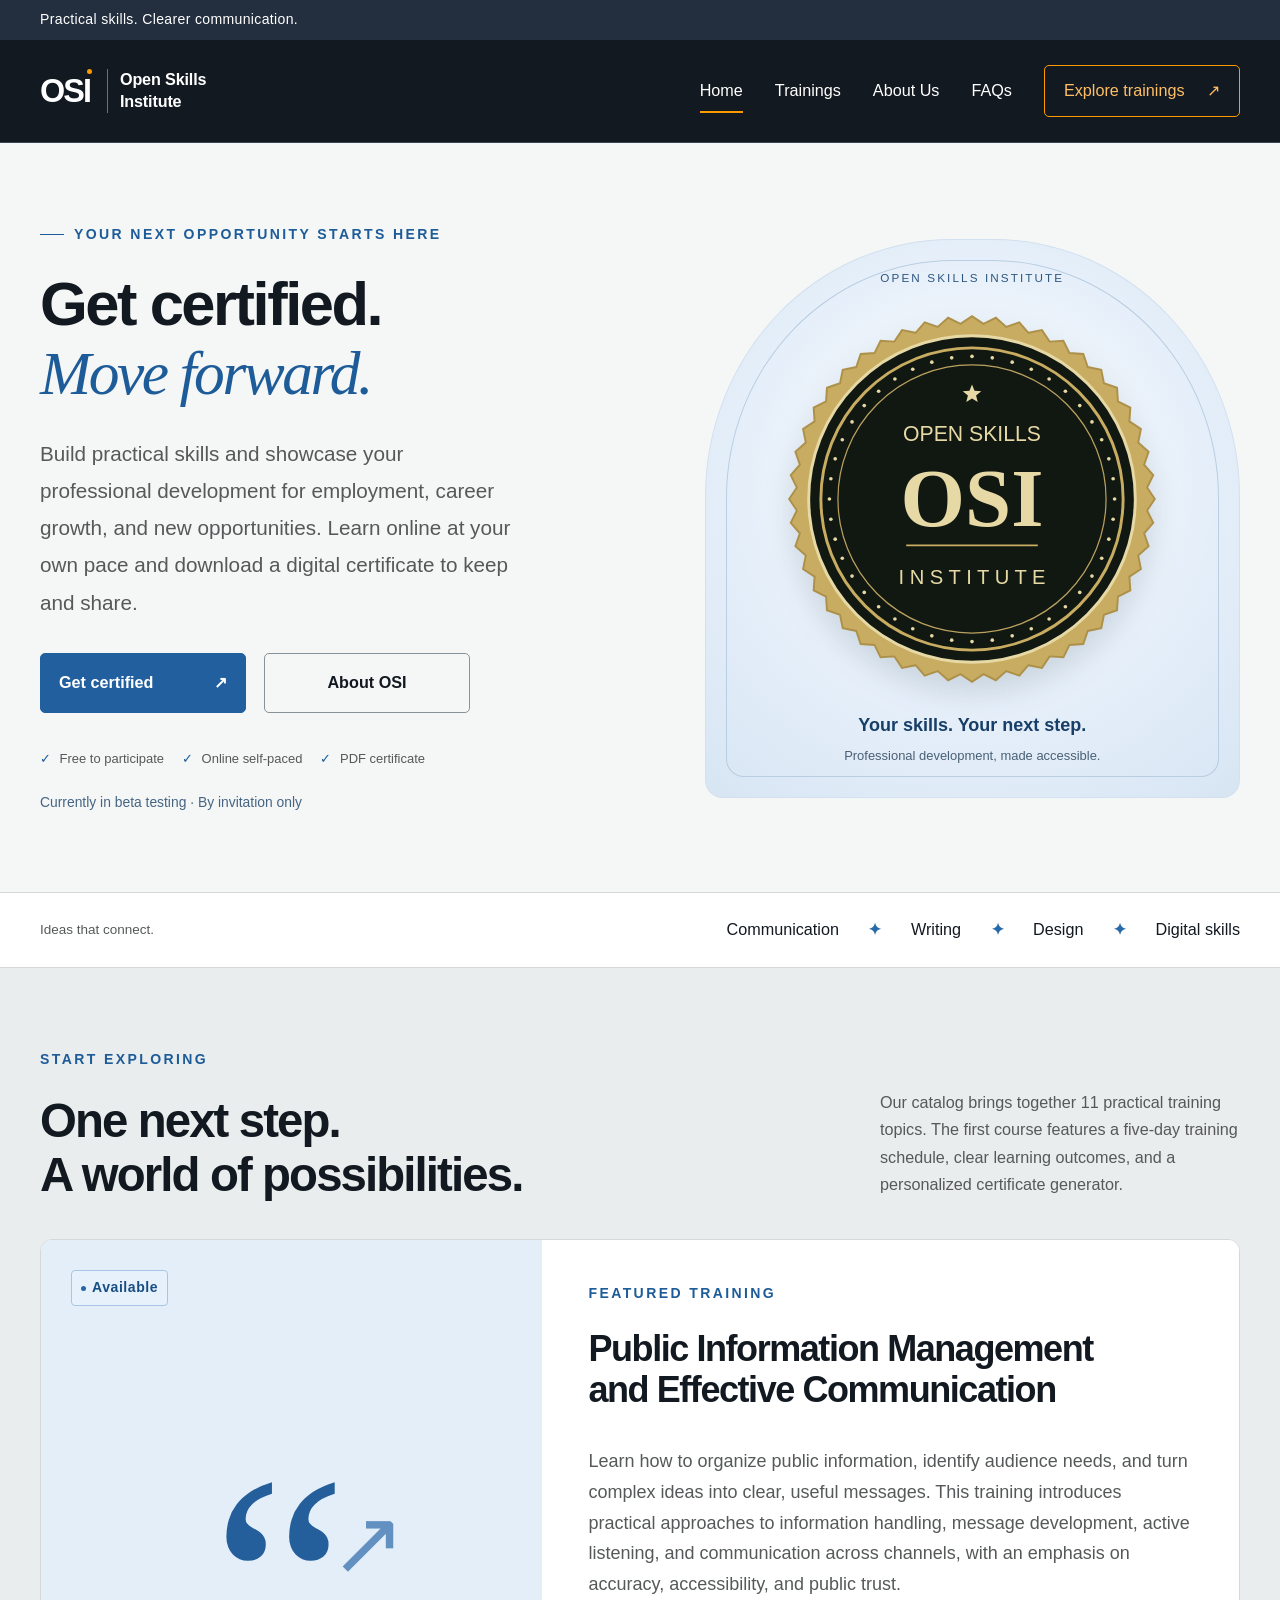
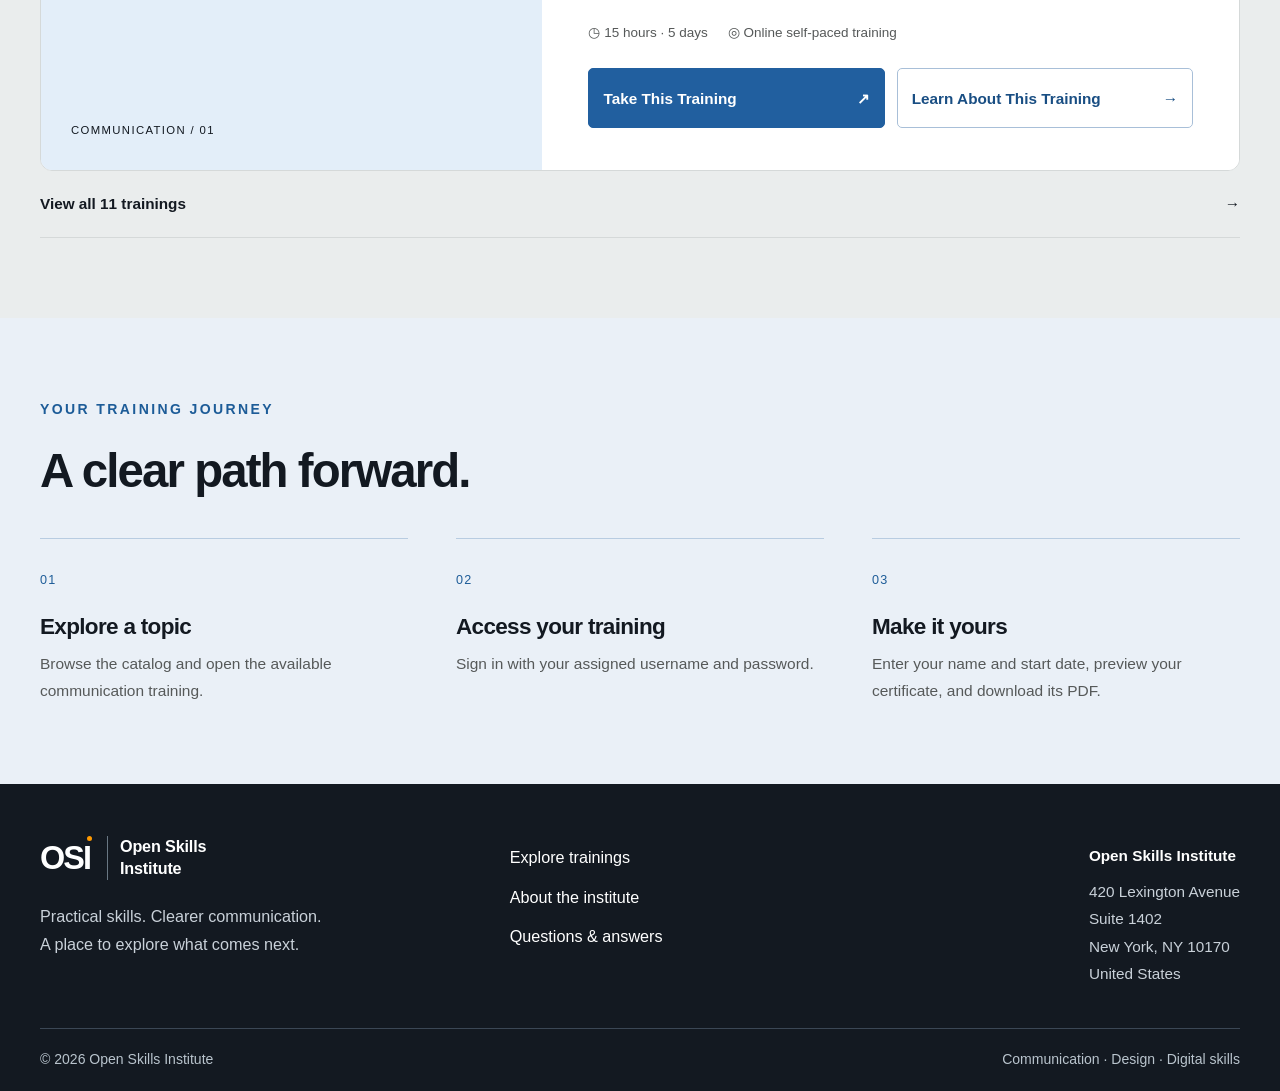
<file: index.html>
<!doctype html>
<html lang="en"><head><meta charset="utf-8"><meta name="osi-release" content="2026-10-31-selectable-text-final"><meta name="viewport" content="width=device-width, initial-scale=1"><meta name="description" content="Open Skills Institute: practical communication, writing, design, and digital skills. Explore our training catalog and certificate tools."><meta name="theme-color" content="#131921"><title>Get certified. Move forward. | Open Skills Institute</title><link rel="icon" href="favicon.svg" type="image/svg+xml"><link rel="stylesheet" href="styles.css"><script src="site.js" defer></script></head>
<body ><a class="skip-link" href="#main">Skip to content</a>
<div class="academy-bar"><span class="container">Practical skills. Clearer communication.</span></div>
<header class="site-header"><div class="container header-inner"><a class="brand" href="index.html" aria-label="Open Skills Institute home"><span class="brand-mark">OSI<span></span></span><span class="brand-name">Open Skills<br>Institute</span></a><button class="nav-toggle" type="button" aria-controls="main-nav" aria-expanded="false">Menu <span aria-hidden="true">☰</span></button><nav id="main-nav" aria-label="Main navigation"><a href="index.html" aria-current="page">Home</a><a href="trainings.html" >Trainings</a><a href="about.html" >About Us</a><a href="faqs.html" >FAQs</a><a class="nav-cta" href="trainings.html">Explore trainings <span aria-hidden="true">↗</span></a></nav></div></header>
<main id="main">
<section class="hero certification-hero"><div class="container hero-grid"><div class="hero-copy"><p class="eyebrow"><span class="small-line"></span> Your next opportunity starts here</p><h1>Get certified.<br><em>Move forward.</em></h1><p class="lead">Build practical skills and showcase your professional development for employment, career growth, and new opportunities. Learn online at your own pace and download a digital certificate to keep and share.</p><div class="button-row"><a class="button button-dark" href="trainings.html">Get certified <span aria-hidden="true">↗</span></a><a class="button button-outline" href="about.html">About OSI</a></div><div class="hero-notes"><span><i aria-hidden="true">✓</i> Free to participate</span><span><i aria-hidden="true">✓</i> Online self-paced</span><span><i aria-hidden="true">✓</i> PDF certificate</span></div><p class="beta-note">Currently in beta testing · By invitation only</p></div><div class="seal-showcase"><span class="seal-kicker">OPEN SKILLS INSTITUTE</span><img class="osi-seal" src="osi-seal.svg" width="440" height="440" alt="Open Skills Institute gold and navy OSI seal"><div class="seal-caption"><strong>Your skills. Your next step.</strong><span>Professional development, made accessible.</span></div></div></div></section>
<section class="topic-strip"><div class="container"><span>Ideas that connect.</span><p>Communication <b>✦</b> Writing <b>✦</b> Design <b>✦</b> Digital skills</p></div></section>
<section class="section container"><div class="section-heading"><div><p class="eyebrow">Start exploring</p><h2>One next step.<br>A world of possibilities.</h2></div><p>Our catalog brings together 11 practical training topics. The first course features a five-day training schedule, clear learning outcomes, and a personalized certificate generator.</p></div><article class="featured-course"><div class="featured-label"><span class="badge badge-live">Available</span><div class="feature-art" aria-hidden="true"><span>“</span><i>↗</i></div><span>COMMUNICATION / 01</span></div><div class="featured-body"><p class="eyebrow">Featured training</p><h3>Public Information Management and Effective Communication</h3><p>Learn how to organize public information, identify audience needs, and turn complex ideas into clear, useful messages. This training introduces practical approaches to information handling, message development, active listening, and communication across channels, with an emphasis on accuracy, accessibility, and public trust.</p><div class="featured-meta"><span>◷ 15 hours · 5 days</span><span>◎ Online self-paced training</span></div><div class="featured-course-actions"><a class="button button-dark" href="login.html">Take This Training <span aria-hidden="true">↗</span></a><a class="button button-outline learn-training" href="public-information-management.html">Learn About This Training <span aria-hidden="true">→</span></a></div></div></article><a class="all-courses" href="trainings.html">View all 11 trainings <span aria-hidden="true">→</span></a></section>
<section class="section steps-section"><div class="container"><p class="eyebrow">Your training journey</p><h2>A clear path forward.</h2><div class="steps"><article><span>01</span><h3>Explore a topic</h3><p>Browse the catalog and open the available communication training.</p></article><article><span>02</span><h3>Access your training</h3><p>Sign in with your assigned username and password.</p></article><article><span>03</span><h3>Make it yours</h3><p>Enter your name and start date, preview your certificate, and download its PDF.</p></article></div></div></section></main>
<footer class="site-footer"><div class="container footer-main"><div><a class="brand" href="index.html" aria-label="Open Skills Institute home"><span class="brand-mark">OSI<span></span></span><span class="brand-name">Open Skills<br>Institute</span></a><p>Practical skills. Clearer communication.<br>A place to explore what comes next.</p></div><div class="footer-links"><a href="trainings.html">Explore trainings</a><a href="about.html">About the institute</a><a href="faqs.html">Questions &amp; answers</a></div><address class="footer-address"><strong>Open Skills Institute</strong>420 Lexington Avenue<br>Suite 1402<br>New York, NY 10170<br>United States</address></div><div class="container footer-bottom"><span>© 2026 Open Skills Institute</span><span>Communication · Design · Digital skills</span></div></footer>
<noscript><div class="noscript">JavaScript is required for login and certificate generation. All course descriptions remain available on the Trainings page.</div></noscript>
</body></html>
</file>
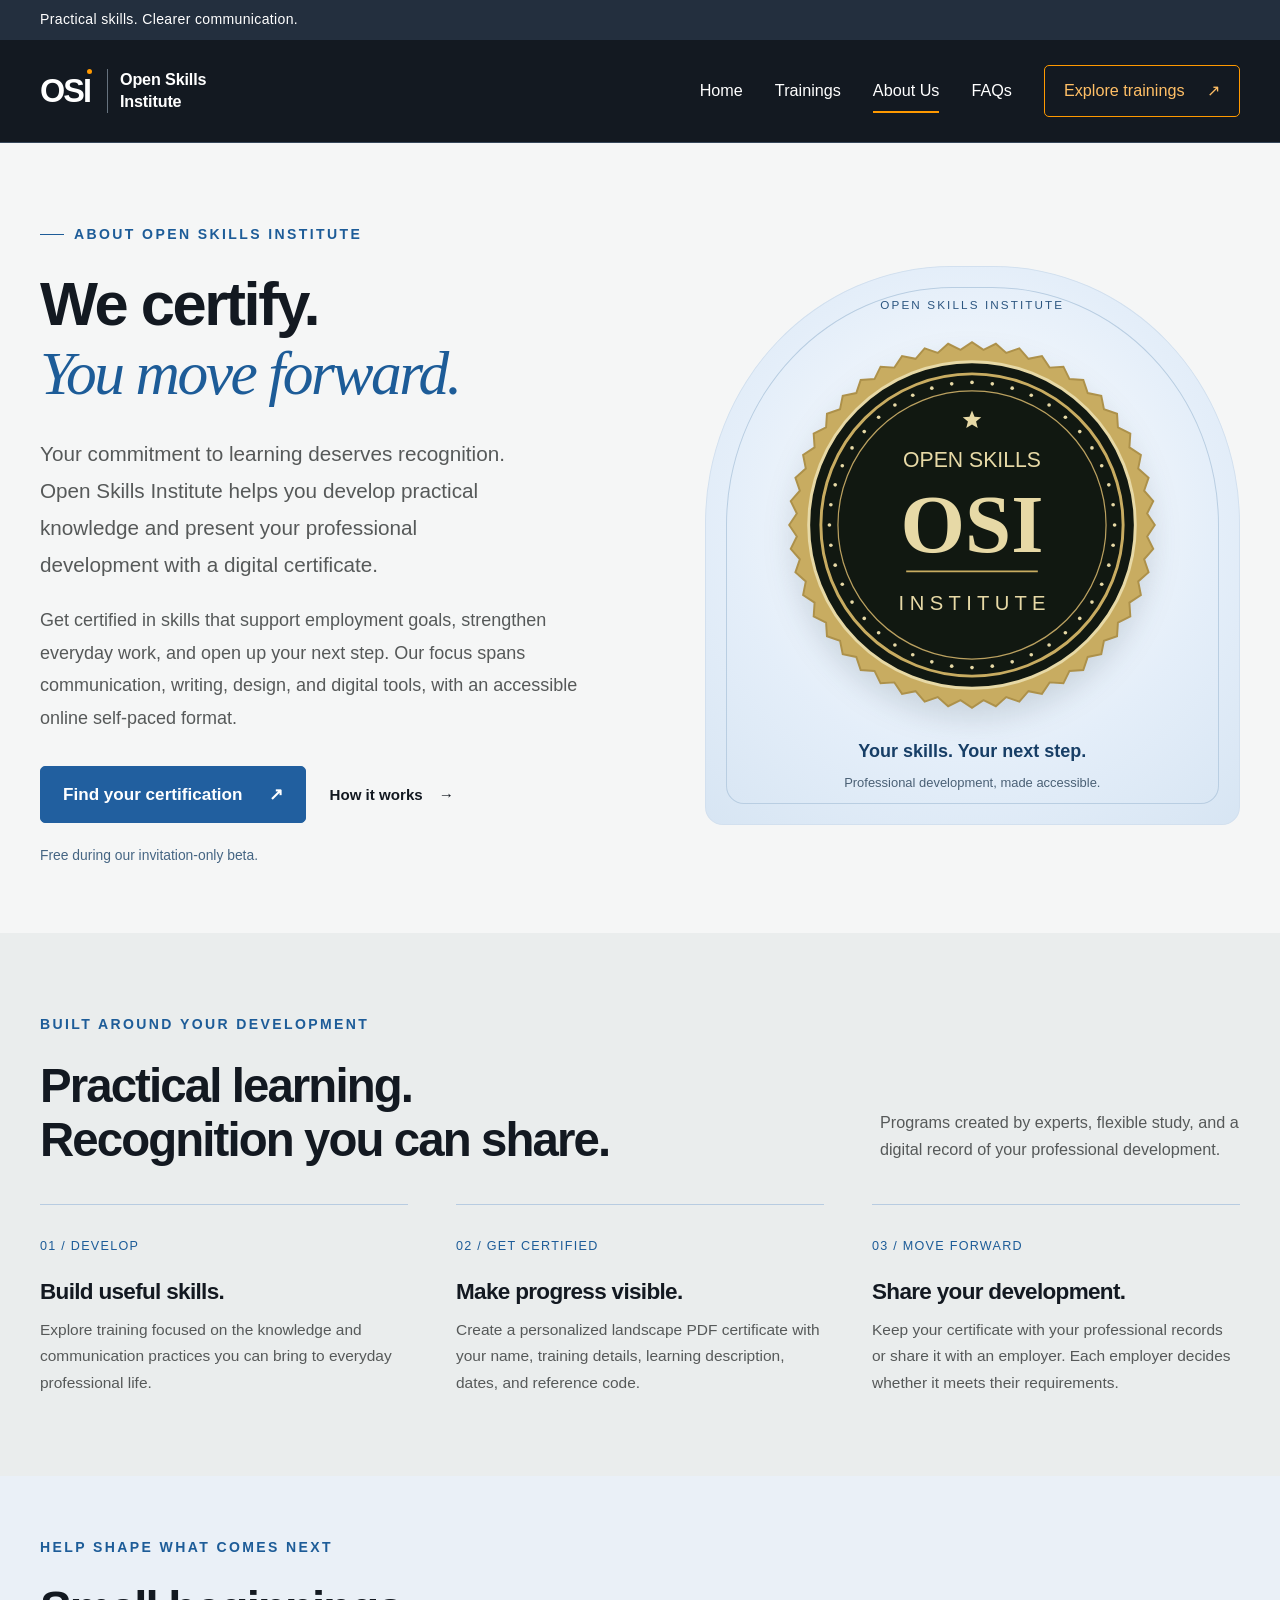
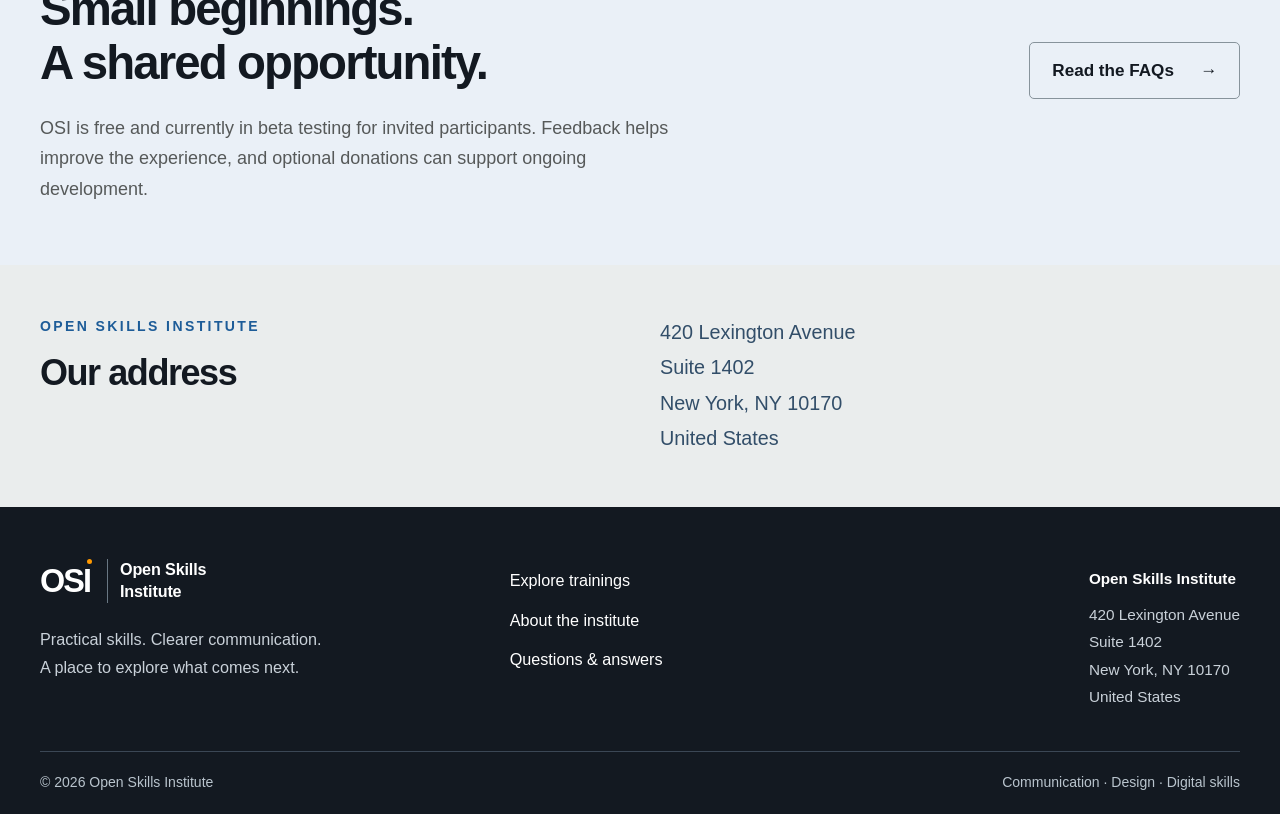
<file: about.html>
<!doctype html>
<html lang="en"><head><meta charset="utf-8"><meta name="osi-release" content="2026-10-31-selectable-text-final"><meta name="viewport" content="width=device-width, initial-scale=1"><meta name="description" content="Open Skills Institute: practical communication, writing, design, and digital skills. Explore our training catalog and certificate tools."><meta name="theme-color" content="#131921"><title>About Us | Open Skills Institute</title><link rel="icon" href="favicon.svg" type="image/svg+xml"><link rel="stylesheet" href="styles.css"><script src="site.js" defer></script></head>
<body ><a class="skip-link" href="#main">Skip to content</a>
<div class="academy-bar"><span class="container">Practical skills. Clearer communication.</span></div>
<header class="site-header"><div class="container header-inner"><a class="brand" href="index.html" aria-label="Open Skills Institute home"><span class="brand-mark">OSI<span></span></span><span class="brand-name">Open Skills<br>Institute</span></a><button class="nav-toggle" type="button" aria-controls="main-nav" aria-expanded="false">Menu <span aria-hidden="true">☰</span></button><nav id="main-nav" aria-label="Main navigation"><a href="index.html" >Home</a><a href="trainings.html" >Trainings</a><a href="about.html" aria-current="page">About Us</a><a href="faqs.html" >FAQs</a><a class="nav-cta" href="trainings.html">Explore trainings <span aria-hidden="true">↗</span></a></nav></div></header>
<main id="main">
<section class="hero about-certification"><div class="container hero-grid"><div class="hero-copy"><p class="eyebrow"><span class="small-line"></span> About Open Skills Institute</p><h1>We certify.<br><em>You move forward.</em></h1><p class="lead">Your commitment to learning deserves recognition. Open Skills Institute helps you develop practical knowledge and present your professional development with a digital certificate.</p><p class="about-intro">Get certified in skills that support employment goals, strengthen everyday work, and open up your next step. Our focus spans communication, writing, design, and digital tools, with an accessible online self-paced format.</p><div class="button-row"><a class="button button-dark" href="trainings.html">Find your certification <span aria-hidden="true">↗</span></a><a class="text-link" href="faqs.html">How it works <span aria-hidden="true">→</span></a></div><p class="beta-note">Free during our invitation-only beta.</p></div><div class="seal-showcase"><span class="seal-kicker">OPEN SKILLS INSTITUTE</span><img class="osi-seal" src="osi-seal.svg" width="440" height="440" alt="Open Skills Institute gold and navy OSI seal"><div class="seal-caption"><strong>Your skills. Your next step.</strong><span>Professional development, made accessible.</span></div></div></div></section>
<section class="section container"><div class="section-heading"><div><p class="eyebrow">Built around your development</p><h2>Practical learning.<br>Recognition you can share.</h2></div><p>Programs created by experts, flexible study, and a digital record of your professional development.</p></div><div class="steps"><article><span>01 / DEVELOP</span><h3>Build useful skills.</h3><p>Explore training focused on the knowledge and communication practices you can bring to everyday professional life.</p></article><article><span>02 / GET CERTIFIED</span><h3>Make progress visible.</h3><p>Create a personalized landscape PDF certificate with your name, training details, learning description, dates, and reference code.</p></article><article><span>03 / MOVE FORWARD</span><h3>Share your development.</h3><p>Keep your certificate with your professional records or share it with an employer. Each employer decides whether it meets their requirements.</p></article></div></section>
<section class="values-section"><div class="container beta-callout"><div><p class="eyebrow">Help shape what comes next</p><h2>Small beginnings.<br>A shared opportunity.</h2><p>OSI is free and currently in beta testing for invited participants. Feedback helps improve the experience, and optional donations can support ongoing development.</p></div><a class="button button-outline" href="faqs.html">Read the FAQs <span aria-hidden="true">→</span></a></div></section>
<section class="container about-address-section" aria-labelledby="address-title"><div><p class="eyebrow">Open Skills Institute</p><h2 id="address-title">Our address</h2></div><address>420 Lexington Avenue<br>Suite 1402<br>New York, NY 10170<br>United States</address></section></main>
<footer class="site-footer"><div class="container footer-main"><div><a class="brand" href="index.html" aria-label="Open Skills Institute home"><span class="brand-mark">OSI<span></span></span><span class="brand-name">Open Skills<br>Institute</span></a><p>Practical skills. Clearer communication.<br>A place to explore what comes next.</p></div><div class="footer-links"><a href="trainings.html">Explore trainings</a><a href="about.html">About the institute</a><a href="faqs.html">Questions &amp; answers</a></div><address class="footer-address"><strong>Open Skills Institute</strong>420 Lexington Avenue<br>Suite 1402<br>New York, NY 10170<br>United States</address></div><div class="container footer-bottom"><span>© 2026 Open Skills Institute</span><span>Communication · Design · Digital skills</span></div></footer>
<noscript><div class="noscript">JavaScript is required for login and certificate generation. All course descriptions remain available on the Trainings page.</div></noscript>
</body></html>
</file>
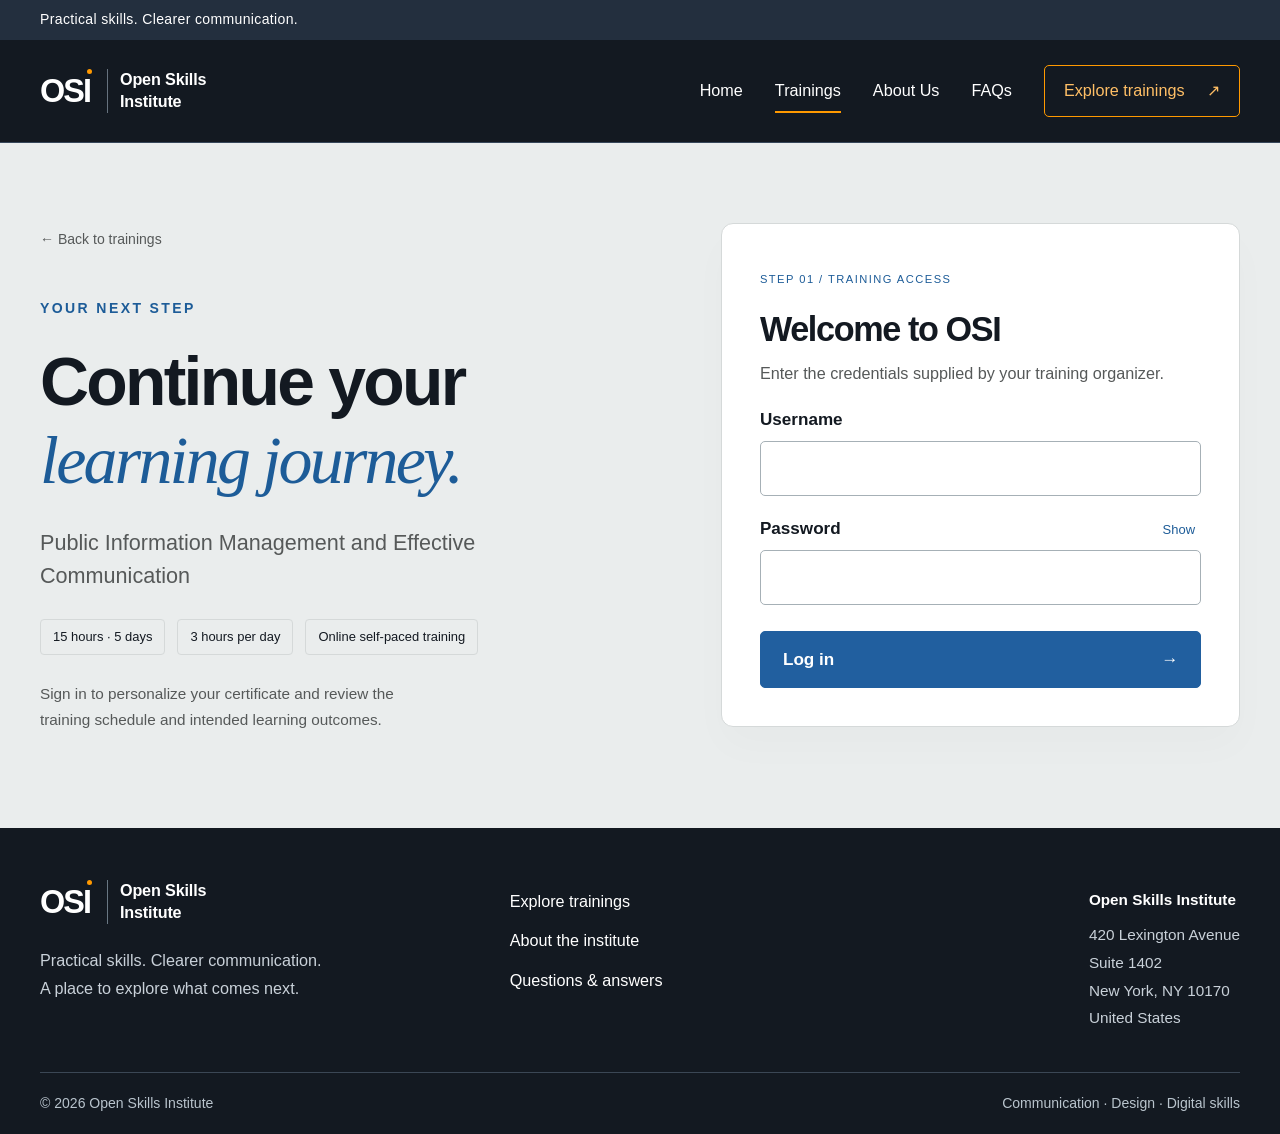
<file: certificate.html>
<!doctype html>
<html lang="en"><head><meta charset="utf-8"><meta name="osi-release" content="2026-10-31-selectable-text-final"><meta name="viewport" content="width=device-width, initial-scale=1"><meta name="description" content="Open Skills Institute: practical communication, writing, design, and digital skills. Explore our training catalog and certificate tools."><meta name="theme-color" content="#131921"><title>Certificate Generator | Open Skills Institute</title><link rel="icon" href="favicon.svg" type="image/svg+xml"><link rel="stylesheet" href="styles.css"><link rel="stylesheet" href="certificate-page.css"><script src="site.js" defer></script><script src="certificate-core.js" defer></script><script src="pdf-lib.min.js" defer></script><script src="fontkit.umd.min.js" defer></script><script src="certificate-media.js" defer></script><script src="certificate-font.js" defer></script><script src="certificate-vector.js" defer></script></head>
<body class="certificate-page" data-protected="true"><a class="skip-link" href="#main">Skip to content</a>
<div class="academy-bar"><span class="container">Practical skills. Clearer communication.</span></div>
<header class="site-header"><div class="container header-inner"><a class="brand" href="index.html" aria-label="Open Skills Institute home"><span class="brand-mark">OSI<span></span></span><span class="brand-name">Open Skills<br>Institute</span></a><button class="nav-toggle" type="button" aria-controls="main-nav" aria-expanded="false">Menu <span aria-hidden="true">☰</span></button><nav id="main-nav" aria-label="Main navigation"><a href="index.html" >Home</a><a href="trainings.html" aria-current="page">Trainings</a><a href="about.html" >About Us</a><a href="faqs.html" >FAQs</a><a class="nav-cta" href="trainings.html">Explore trainings <span aria-hidden="true">↗</span></a></nav></div></header>
<main id="main"><div id="auth-pending" class="container auth-pending"><p>Checking access…</p><a href="login.html">Open login</a></div><div id="certificate-app" hidden>
<section class="container workspace-intro"><div><p class="eyebrow">Your professional development</p><h1>Your training certificate.</h1><p class="course-subtitle">Public Information Management and Effective Communication</p></div><button id="logout" class="logout-link" type="button">Log out <span aria-hidden="true">↗</span></button></section>
<section class="container certificate-workspace">
<aside class="generator-panel" aria-labelledby="details-title"><h2 id="details-title">Your training details</h2><p>Enter your full name and choose a start date. The certificate updates as you type. Your start date counts as day one of five.</p>
<form id="certificate-form">
<div class="form-field"><label for="full-name">Full name</label><input id="full-name" name="fullName" autocomplete="name" maxlength="100" placeholder="Your full name" required></div>
<div class="form-field"><label for="start-date">Training start date</label><input id="start-date" name="startDate" type="date" min="2000-01-01" max="2099-12-27" required></div>
<div class="form-field"><label for="end-date">Training end date</label><input id="end-date" type="text" readonly placeholder="Calculated from start date"></div>
<div class="training-facts"><div><label for="duration">Training hours</label><input id="duration" type="text" value="15 hours / 5 days" readonly></div><div><label for="delivery-mode">Training format</label><input id="delivery-mode" type="text" value="Online self-paced training" readonly></div></div>
<div class="form-field reference-field"><label for="reference-code">Certificate code</label><input id="reference-code" class="code-input" type="text" readonly placeholder="Generated from your name"><small>Generated automatically from your full name.</small></div>
</form></aside>
<div class="preview-panel"><div class="preview-toolbar"><h2>Live certificate preview</h2><span>Landscape A4</span></div><div class="certificate-frame"><svg id="certificate-svg" xmlns="http://www.w3.org/2000/svg" viewBox="0 0 1188 840" aria-label="Training certificate" role="group"></svg></div><p class="preview-caption">Your PDF will match this certificate.</p><div class="certificate-download"><button id="download-pdf" class="button button-dark" type="submit" form="certificate-form" disabled>Download certificate PDF <span aria-hidden="true">↓</span></button><p id="download-status" class="small-note" role="status">Enter your full name and start date to download.</p></div><div class="preview-summary sr-only" id="preview-summary" aria-live="polite" aria-atomic="true"></div></div>
</section></div></main>
<footer class="site-footer"><div class="container footer-main"><div><a class="brand" href="index.html" aria-label="Open Skills Institute home"><span class="brand-mark">OSI<span></span></span><span class="brand-name">Open Skills<br>Institute</span></a><p>Practical skills. Clearer communication.<br>A place to explore what comes next.</p></div><div class="footer-links"><a href="trainings.html">Explore trainings</a><a href="about.html">About the institute</a><a href="faqs.html">Questions &amp; answers</a></div><address class="footer-address"><strong>Open Skills Institute</strong>420 Lexington Avenue<br>Suite 1402<br>New York, NY 10170<br>United States</address></div><div class="container footer-bottom"><span>© 2026 Open Skills Institute</span><span>Communication · Design · Digital skills</span></div></footer>
<noscript><div class="noscript">JavaScript is required for login and certificate generation. All course descriptions remain available on the Trainings page.</div></noscript>
</body></html>
</file>
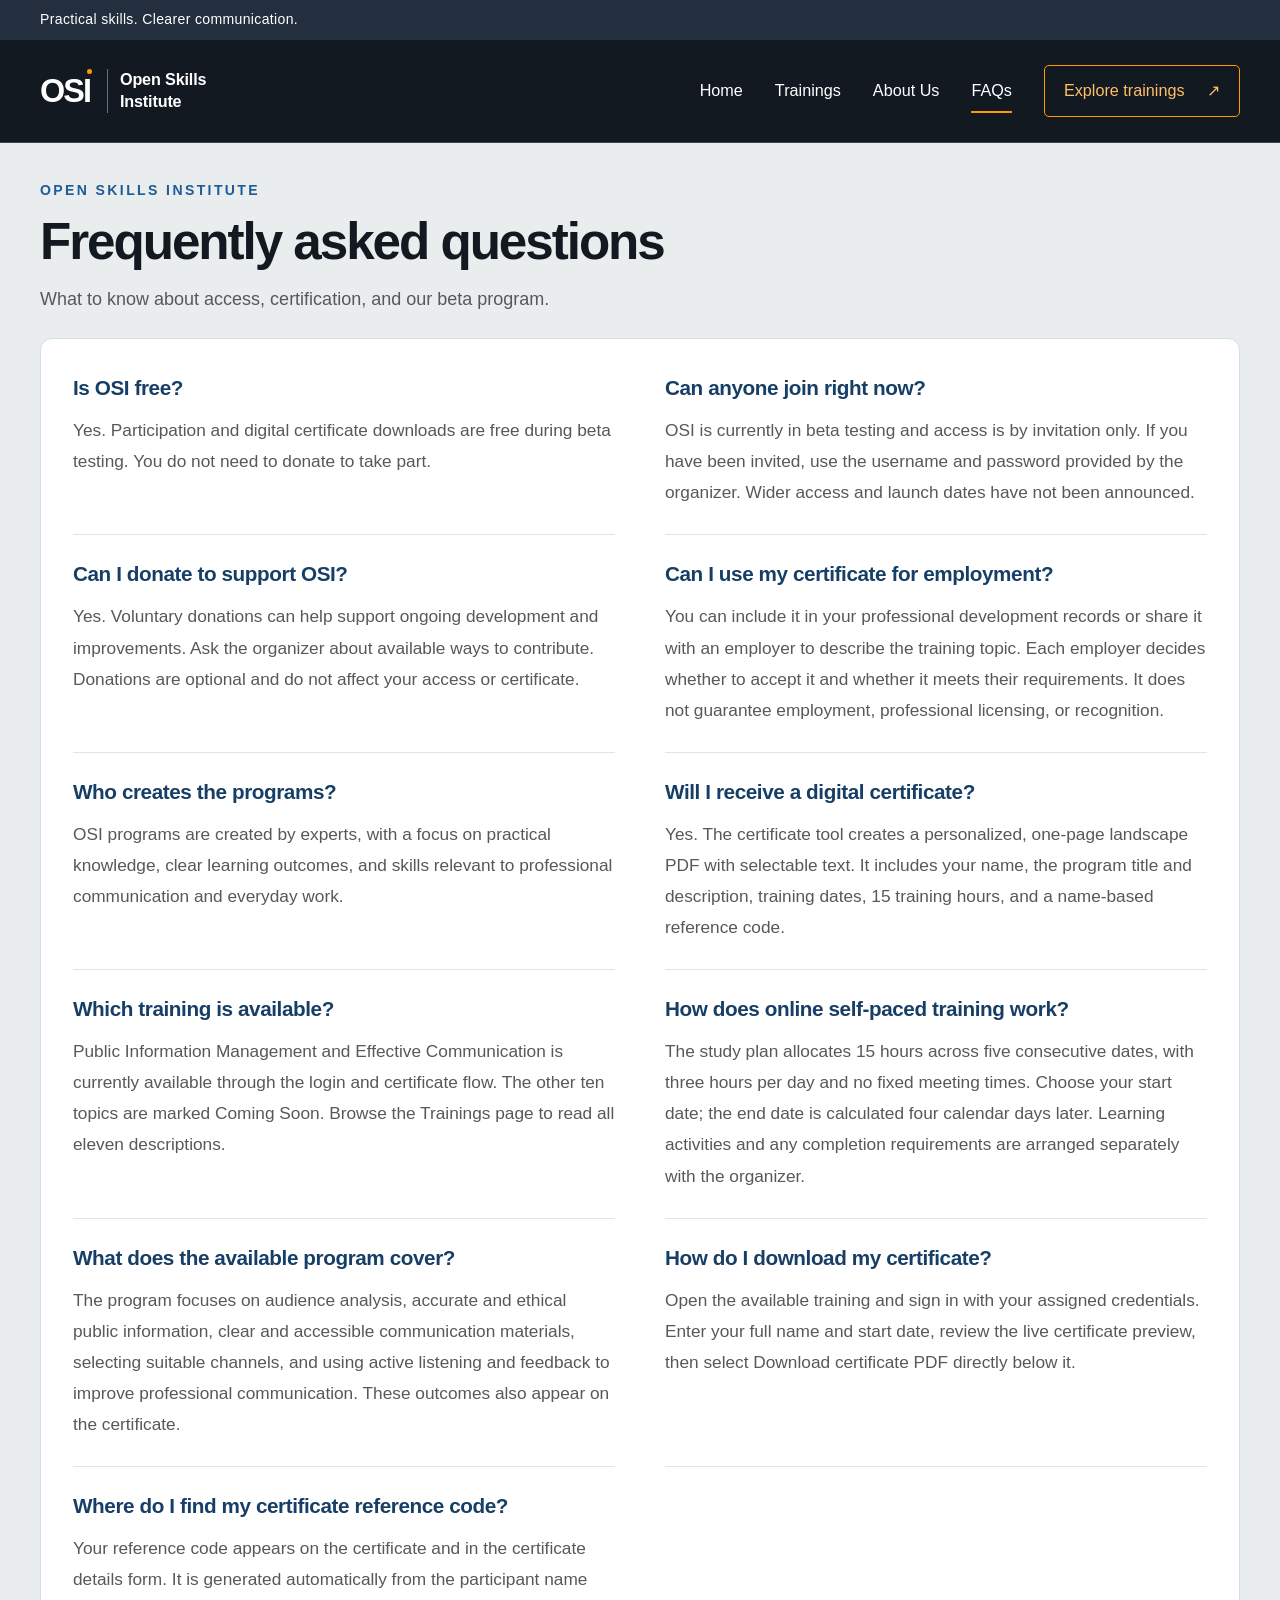
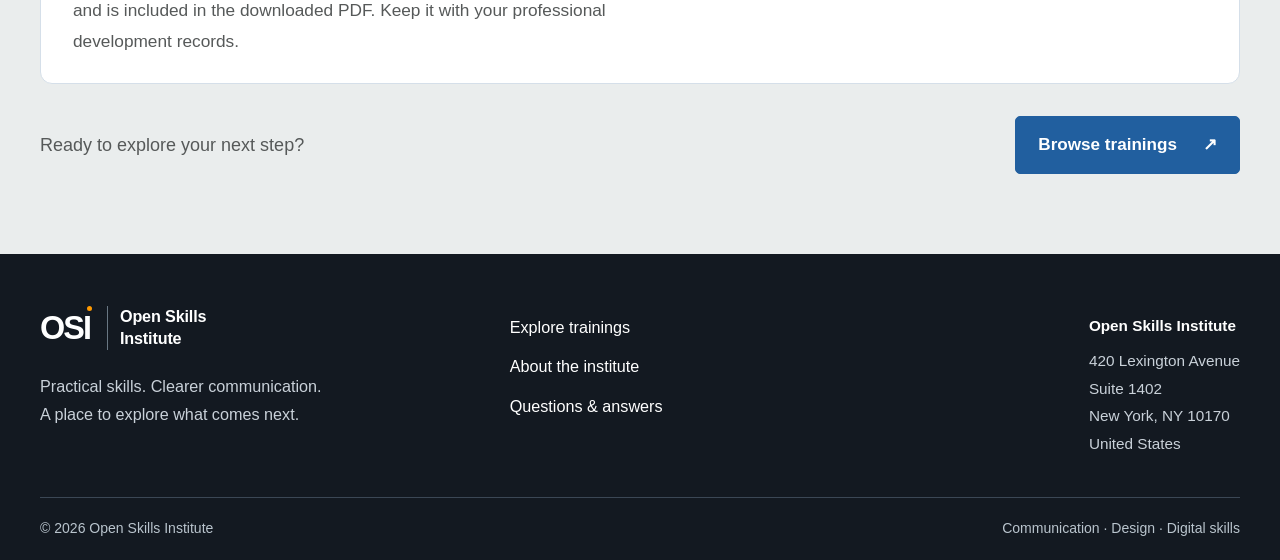
<file: faqs.html>
<!doctype html>
<html lang="en"><head><meta charset="utf-8"><meta name="osi-release" content="2026-10-31-selectable-text-final"><meta name="viewport" content="width=device-width, initial-scale=1"><meta name="description" content="Open Skills Institute: practical communication, writing, design, and digital skills. Explore our training catalog and certificate tools."><meta name="theme-color" content="#131921"><title>Frequently Asked Questions | Open Skills Institute</title><link rel="icon" href="favicon.svg" type="image/svg+xml"><link rel="stylesheet" href="styles.css"><script src="site.js" defer></script></head>
<body ><a class="skip-link" href="#main">Skip to content</a>
<div class="academy-bar"><span class="container">Practical skills. Clearer communication.</span></div>
<header class="site-header"><div class="container header-inner"><a class="brand" href="index.html" aria-label="Open Skills Institute home"><span class="brand-mark">OSI<span></span></span><span class="brand-name">Open Skills<br>Institute</span></a><button class="nav-toggle" type="button" aria-controls="main-nav" aria-expanded="false">Menu <span aria-hidden="true">☰</span></button><nav id="main-nav" aria-label="Main navigation"><a href="index.html" >Home</a><a href="trainings.html" >Trainings</a><a href="about.html" >About Us</a><a href="faqs.html" aria-current="page">FAQs</a><a class="nav-cta" href="trainings.html">Explore trainings <span aria-hidden="true">↗</span></a></nav></div></header>
<main id="main"><section class="container faq-page section-bottom" aria-labelledby="faq-title"><div class="compact-heading"><p class="eyebrow">Open Skills Institute</p><h1 id="faq-title">Frequently asked questions</h1><p>What to know about access, certification, and our beta program.</p></div><div class="faq-open-list"><article class="faq-item"><h2>Is OSI free?</h2><p>Yes. Participation and digital certificate downloads are free during beta testing. You do not need to donate to take part.</p></article>
<article class="faq-item"><h2>Can anyone join right now?</h2><p>OSI is currently in beta testing and access is by invitation only. If you have been invited, use the username and password provided by the organizer. Wider access and launch dates have not been announced.</p></article>
<article class="faq-item"><h2>Can I donate to support OSI?</h2><p>Yes. Voluntary donations can help support ongoing development and improvements. Ask the organizer about available ways to contribute. Donations are optional and do not affect your access or certificate.</p></article>
<article class="faq-item"><h2>Can I use my certificate for employment?</h2><p>You can include it in your professional development records or share it with an employer to describe the training topic. Each employer decides whether to accept it and whether it meets their requirements. It does not guarantee employment, professional licensing, or recognition.</p></article>
<article class="faq-item"><h2>Who creates the programs?</h2><p>OSI programs are created by experts, with a focus on practical knowledge, clear learning outcomes, and skills relevant to professional communication and everyday work.</p></article>
<article class="faq-item"><h2>Will I receive a digital certificate?</h2><p>Yes. The certificate tool creates a personalized, one-page landscape PDF with selectable text. It includes your name, the program title and description, training dates, 15 training hours, and a name-based reference code.</p></article>
<article class="faq-item"><h2>Which training is available?</h2><p>Public Information Management and Effective Communication is currently available through the login and certificate flow. The other ten topics are marked Coming Soon. Browse the Trainings page to read all eleven descriptions.</p></article>
<article class="faq-item"><h2>How does online self-paced training work?</h2><p>The study plan allocates 15 hours across five consecutive dates, with three hours per day and no fixed meeting times. Choose your start date; the end date is calculated four calendar days later. Learning activities and any completion requirements are arranged separately with the organizer.</p></article>
<article class="faq-item"><h2>What does the available program cover?</h2><p>The program focuses on audience analysis, accurate and ethical public information, clear and accessible communication materials, selecting suitable channels, and using active listening and feedback to improve professional communication. These outcomes also appear on the certificate.</p></article>

<article class="faq-item"><h2>How do I download my certificate?</h2><p>Open the available training and sign in with your assigned credentials. Enter your full name and start date, review the live certificate preview, then select Download certificate PDF directly below it.</p></article>
<article class="faq-item"><h2>Where do I find my certificate reference code?</h2><p>Your reference code appears on the certificate and in the certificate details form. It is generated automatically from the participant name and is included in the downloaded PDF. Keep it with your professional development records.</p></article>
</div><div class="faq-next"><p>Ready to explore your next step?</p><a class="button button-dark" href="trainings.html">Browse trainings <span aria-hidden="true">↗</span></a></div></section></main>
<footer class="site-footer"><div class="container footer-main"><div><a class="brand" href="index.html" aria-label="Open Skills Institute home"><span class="brand-mark">OSI<span></span></span><span class="brand-name">Open Skills<br>Institute</span></a><p>Practical skills. Clearer communication.<br>A place to explore what comes next.</p></div><div class="footer-links"><a href="trainings.html">Explore trainings</a><a href="about.html">About the institute</a><a href="faqs.html">Questions &amp; answers</a></div><address class="footer-address"><strong>Open Skills Institute</strong>420 Lexington Avenue<br>Suite 1402<br>New York, NY 10170<br>United States</address></div><div class="container footer-bottom"><span>© 2026 Open Skills Institute</span><span>Communication · Design · Digital skills</span></div></footer>
<noscript><div class="noscript">JavaScript is required for login and certificate generation. All course descriptions remain available on the Trainings page.</div></noscript>
</body></html>
</file>
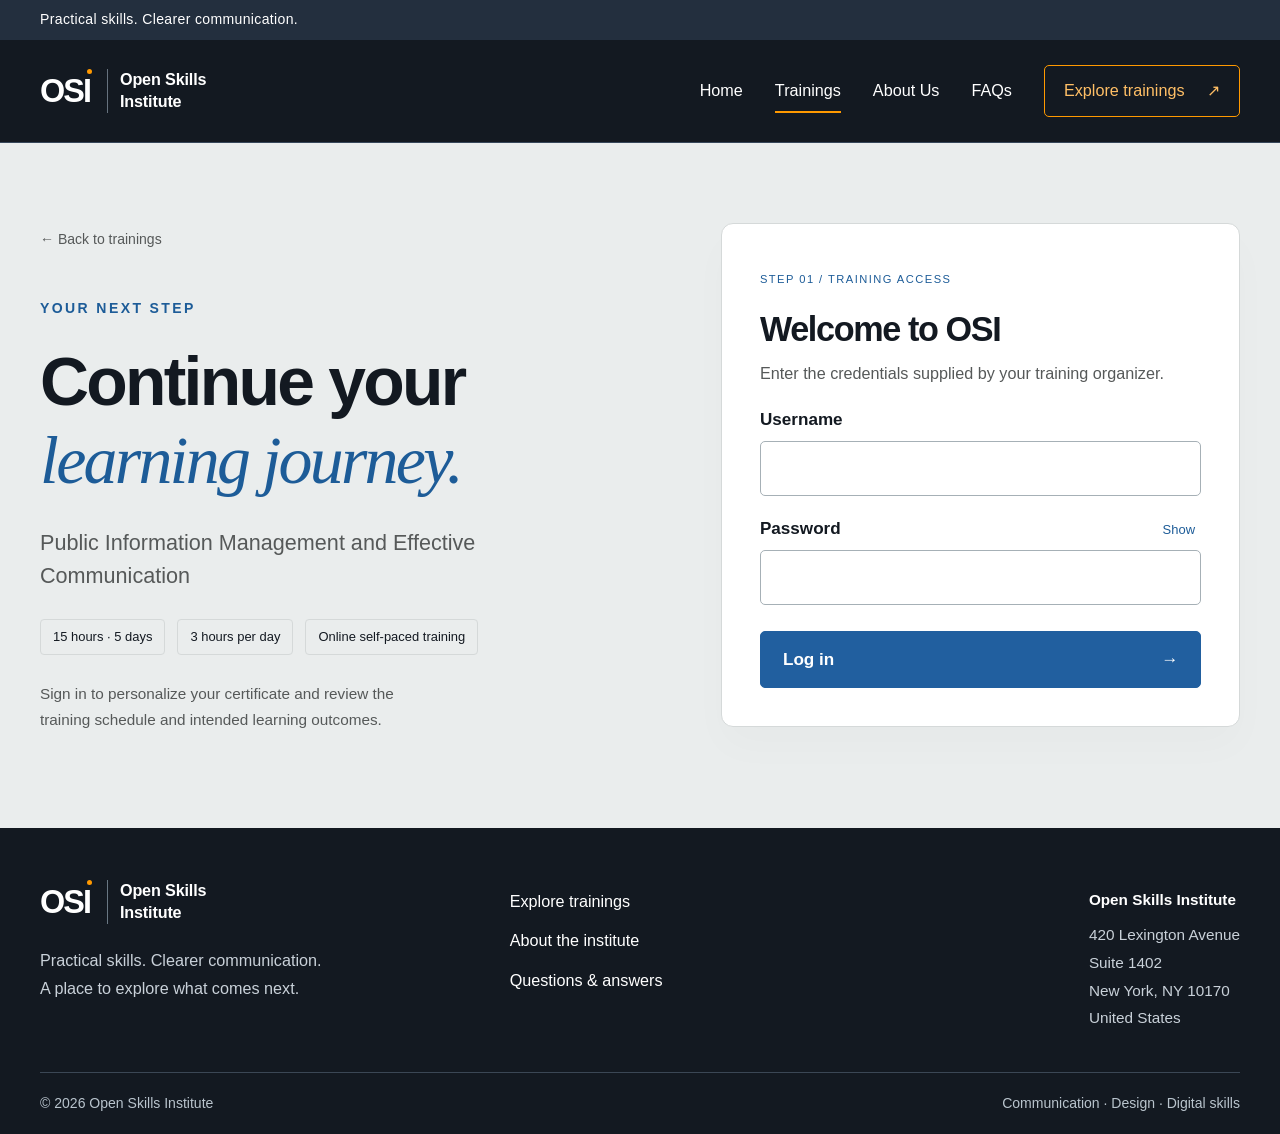
<file: login.html>
<!doctype html>
<html lang="en"><head><meta charset="utf-8"><meta name="osi-release" content="2026-10-31-selectable-text-final"><meta name="viewport" content="width=device-width, initial-scale=1"><meta name="description" content="Open Skills Institute: practical communication, writing, design, and digital skills. Explore our training catalog and certificate tools."><meta name="theme-color" content="#131921"><title>Login | Open Skills Institute</title><link rel="icon" href="favicon.svg" type="image/svg+xml"><link rel="stylesheet" href="styles.css"><script src="site.js" defer></script><script src="access-config.js" defer></script><script src="login.js" defer></script></head>
<body ><a class="skip-link" href="#main">Skip to content</a>
<div class="academy-bar"><span class="container">Practical skills. Clearer communication.</span></div>
<header class="site-header"><div class="container header-inner"><a class="brand" href="index.html" aria-label="Open Skills Institute home"><span class="brand-mark">OSI<span></span></span><span class="brand-name">Open Skills<br>Institute</span></a><button class="nav-toggle" type="button" aria-controls="main-nav" aria-expanded="false">Menu <span aria-hidden="true">☰</span></button><nav id="main-nav" aria-label="Main navigation"><a href="index.html" >Home</a><a href="trainings.html" aria-current="page">Trainings</a><a href="about.html" >About Us</a><a href="faqs.html" >FAQs</a><a class="nav-cta" href="trainings.html">Explore trainings <span aria-hidden="true">↗</span></a></nav></div></header>
<main id="main"><section class="container login-layout section"><div class="login-context"><a class="back-link" href="trainings.html">← Back to trainings</a><p class="eyebrow">Your next step</p><h1>Continue your<br><em>learning journey.</em></h1><p class="lead">Public Information Management and Effective Communication</p><div class="login-facts"><span>15 hours · 5 days</span><span>3 hours per day</span><span>Online self-paced training</span></div><p>Sign in to personalize your certificate and review the training schedule and intended learning outcomes.</p></div><div class="login-card"><span class="step-label">STEP 01 / TRAINING ACCESS</span><h2>Welcome to OSI</h2><p>Enter the credentials supplied by your training organizer.</p><form id="login-form" autocomplete="off"><label for="username">Username</label><input id="username" name="username" value="" autocomplete="off" data-lpignore="true" data-1p-ignore required spellcheck="false" autocapitalize="none"><div class="label-row"><label for="password">Password</label><button id="toggle-password" type="button" aria-pressed="false" aria-controls="password">Show</button></div><input id="password" name="password" type="password" value="" autocomplete="off" data-lpignore="true" data-1p-ignore required><p class="form-error" id="login-error" role="alert" hidden></p><button class="button button-dark button-full" type="submit">Log in <span aria-hidden="true">→</span></button></form></div></section></main>
<footer class="site-footer"><div class="container footer-main"><div><a class="brand" href="index.html" aria-label="Open Skills Institute home"><span class="brand-mark">OSI<span></span></span><span class="brand-name">Open Skills<br>Institute</span></a><p>Practical skills. Clearer communication.<br>A place to explore what comes next.</p></div><div class="footer-links"><a href="trainings.html">Explore trainings</a><a href="about.html">About the institute</a><a href="faqs.html">Questions &amp; answers</a></div><address class="footer-address"><strong>Open Skills Institute</strong>420 Lexington Avenue<br>Suite 1402<br>New York, NY 10170<br>United States</address></div><div class="container footer-bottom"><span>© 2026 Open Skills Institute</span><span>Communication · Design · Digital skills</span></div></footer>
<noscript><div class="noscript">JavaScript is required for login and certificate generation. All course descriptions remain available on the Trainings page.</div></noscript>
</body></html>
</file>
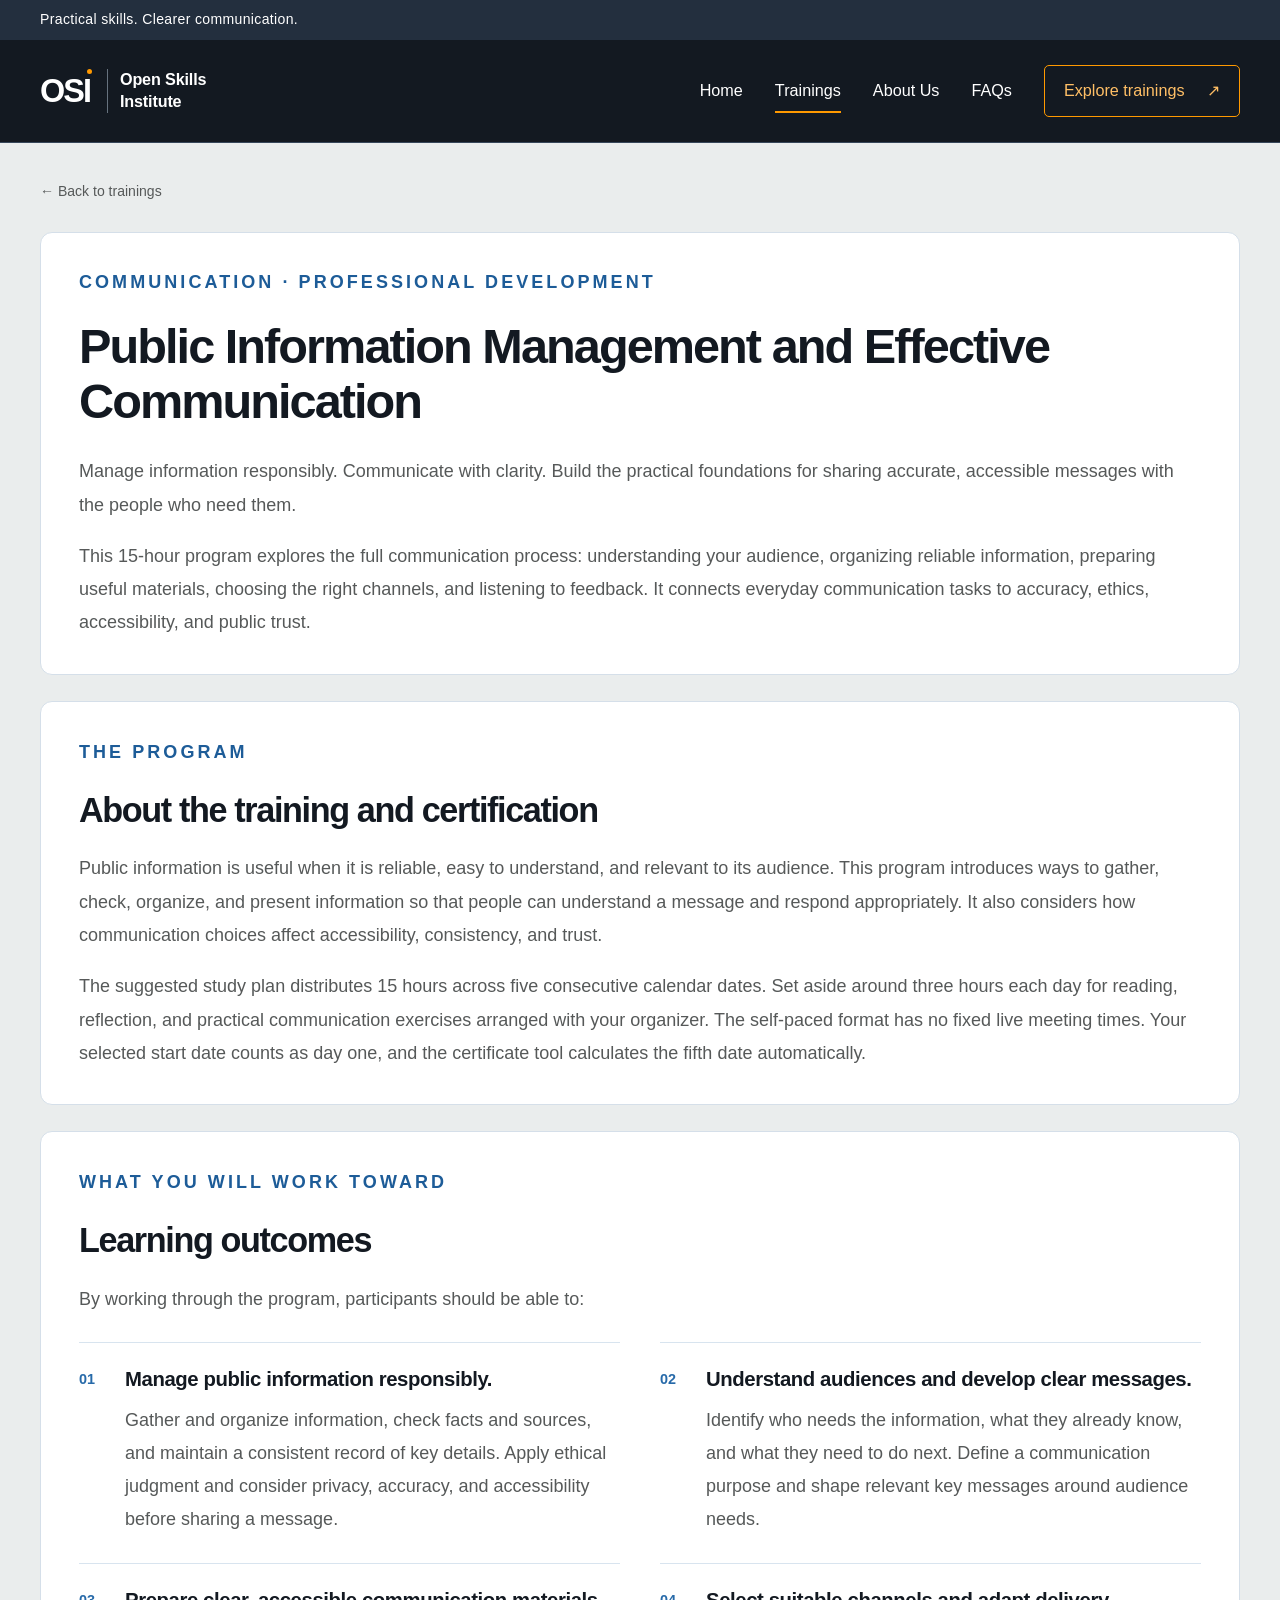
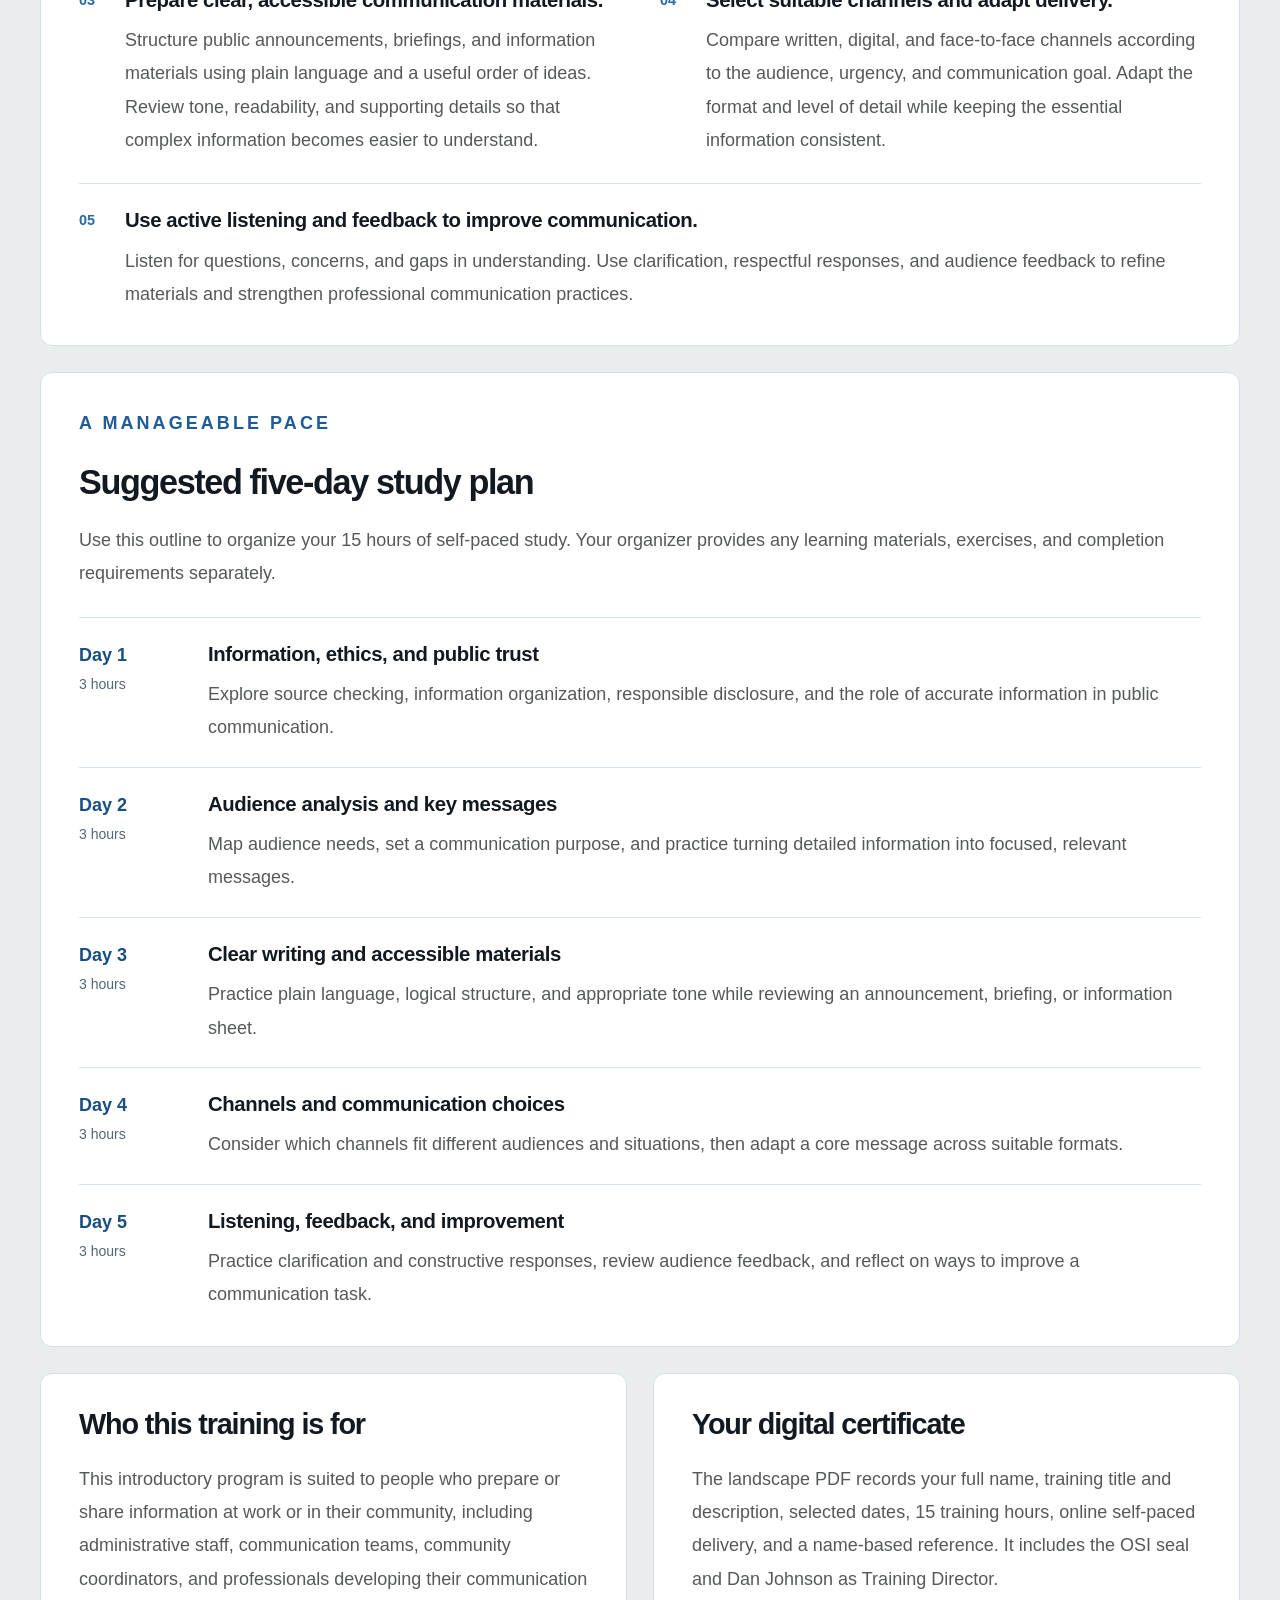
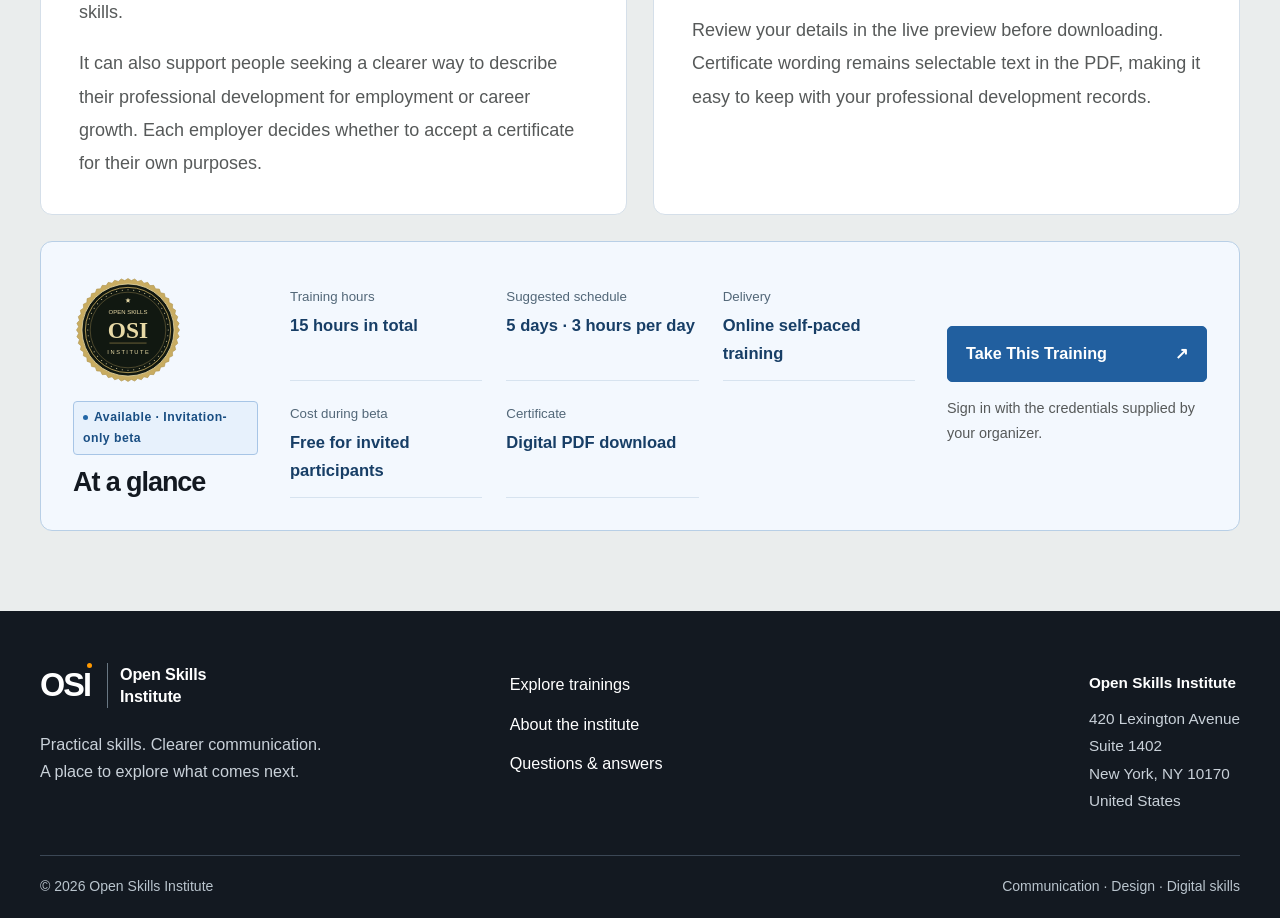
<file: public-information-management.html>
<!doctype html>
<html lang="en"><head><meta charset="utf-8"><meta name="osi-release" content="2026-10-31-selectable-text-final"><meta name="viewport" content="width=device-width, initial-scale=1"><meta name="description" content="Explore the 15-hour Public Information Management and Effective Communication program: learning outcomes, a five-day study plan, and digital certification."><meta name="theme-color" content="#131921"><title>Public Information Management and Effective Communication | OSI</title><link rel="icon" href="favicon.svg" type="image/svg+xml"><link rel="stylesheet" href="styles.css"><script src="site.js" defer></script></head>
<body ><a class="skip-link" href="#main">Skip to content</a>
<div class="academy-bar"><span class="container">Practical skills. Clearer communication.</span></div>
<header class="site-header"><div class="container header-inner"><a class="brand" href="index.html" aria-label="Open Skills Institute home"><span class="brand-mark">OSI<span></span></span><span class="brand-name">Open Skills<br>Institute</span></a><button class="nav-toggle" type="button" aria-controls="main-nav" aria-expanded="false">Menu <span aria-hidden="true">☰</span></button><nav id="main-nav" aria-label="Main navigation"><a href="index.html" >Home</a><a href="trainings.html" aria-current="page">Trainings</a><a href="about.html" >About Us</a><a href="faqs.html" >FAQs</a><a class="nav-cta" href="trainings.html">Explore trainings <span aria-hidden="true">↗</span></a></nav></div></header>
<main id="main">
<section class="container course-detail-intro" aria-labelledby="course-title">
<a class="back-link" href="trainings.html">← Back to trainings</a>
<div class="course-detail-grid">
<div class="course-detail-copy course-content-block"><p class="eyebrow">Communication · Professional development</p><h1 id="course-title">Public Information Management and Effective Communication</h1><p class="lead">Manage information responsibly. Communicate with clarity. Build the practical foundations for sharing accurate, accessible messages with the people who need them.</p><p>This 15-hour program explores the full communication process: understanding your audience, organizing reliable information, preparing useful materials, choosing the right channels, and listening to feedback. It connects everyday communication tasks to accuracy, ethics, accessibility, and public trust.</p></div>

</div></section>
<section class="container course-content section-bottom">
<article class="course-content-block" aria-labelledby="overview-title"><p class="eyebrow">The program</p><h2 id="overview-title">About the training and certification</h2><p>Public information is useful when it is reliable, easy to understand, and relevant to its audience. This program introduces ways to gather, check, organize, and present information so that people can understand a message and respond appropriately. It also considers how communication choices affect accessibility, consistency, and trust.</p><p>The suggested study plan distributes 15 hours across five consecutive calendar dates. Set aside around three hours each day for reading, reflection, and practical communication exercises arranged with your organizer. The self-paced format has no fixed live meeting times. Your selected start date counts as day one, and the certificate tool calculates the fifth date automatically.</p></article>
<article class="course-content-block" aria-labelledby="outcomes-title"><p class="eyebrow">What you will work toward</p><h2 id="outcomes-title">Learning outcomes</h2><p>By working through the program, participants should be able to:</p>
<ol class="expanded-outcomes">
<li><h3>Manage public information responsibly.</h3><p>Gather and organize information, check facts and sources, and maintain a consistent record of key details. Apply ethical judgment and consider privacy, accuracy, and accessibility before sharing a message.</p></li>
<li><h3>Understand audiences and develop clear messages.</h3><p>Identify who needs the information, what they already know, and what they need to do next. Define a communication purpose and shape relevant key messages around audience needs.</p></li>
<li><h3>Prepare clear, accessible communication materials.</h3><p>Structure public announcements, briefings, and information materials using plain language and a useful order of ideas. Review tone, readability, and supporting details so that complex information becomes easier to understand.</p></li>
<li><h3>Select suitable channels and adapt delivery.</h3><p>Compare written, digital, and face-to-face channels according to the audience, urgency, and communication goal. Adapt the format and level of detail while keeping the essential information consistent.</p></li>
<li><h3>Use active listening and feedback to improve communication.</h3><p>Listen for questions, concerns, and gaps in understanding. Use clarification, respectful responses, and audience feedback to refine materials and strengthen professional communication practices.</p></li>
</ol></article>
<article class="course-content-block" aria-labelledby="plan-title"><p class="eyebrow">A manageable pace</p><h2 id="plan-title">Suggested five-day study plan</h2><p>Use this outline to organize your 15 hours of self-paced study. Your organizer provides any learning materials, exercises, and completion requirements separately.</p>
<ol class="course-study-plan">
<li><div class="study-day"><strong>Day 1</strong><span>3 hours</span></div><div><h3>Information, ethics, and public trust</h3><p>Explore source checking, information organization, responsible disclosure, and the role of accurate information in public communication.</p></div></li>
<li><div class="study-day"><strong>Day 2</strong><span>3 hours</span></div><div><h3>Audience analysis and key messages</h3><p>Map audience needs, set a communication purpose, and practice turning detailed information into focused, relevant messages.</p></div></li>
<li><div class="study-day"><strong>Day 3</strong><span>3 hours</span></div><div><h3>Clear writing and accessible materials</h3><p>Practice plain language, logical structure, and appropriate tone while reviewing an announcement, briefing, or information sheet.</p></div></li>
<li><div class="study-day"><strong>Day 4</strong><span>3 hours</span></div><div><h3>Channels and communication choices</h3><p>Consider which channels fit different audiences and situations, then adapt a core message across suitable formats.</p></div></li>
<li><div class="study-day"><strong>Day 5</strong><span>3 hours</span></div><div><h3>Listening, feedback, and improvement</h3><p>Practice clarification and constructive responses, review audience feedback, and reflect on ways to improve a communication task.</p></div></li>
</ol></article>
<div class="course-info-pair">
<article class="course-content-block" aria-labelledby="audience-title"><h2 id="audience-title">Who this training is for</h2><p>This introductory program is suited to people who prepare or share information at work or in their community, including administrative staff, communication teams, community coordinators, and professionals developing their communication skills.</p><p>It can also support people seeking a clearer way to describe their professional development for employment or career growth. Each employer decides whether to accept a certificate for their own purposes.</p></article>
<article class="course-content-block" aria-labelledby="certificate-title"><h2 id="certificate-title">Your digital certificate</h2><p>The landscape PDF records your full name, training title and description, selected dates, 15 training hours, online self-paced delivery, and a name-based reference. It includes the OSI seal and Dan Johnson as Training Director.</p><p>Review your details in the live preview before downloading. Certificate wording remains selectable text in the PDF, making it easy to keep with your professional development records.</p></article>
</div>
<section class="course-at-glance course-at-glance-wide" aria-labelledby="glance-title">
<div class="glance-brand"><img src="osi-seal.svg" width="110" height="110" alt="Open Skills Institute OSI seal"><div><span class="badge badge-live">Available · Invitation-only beta</span><h2 id="glance-title">At a glance</h2></div></div>
<dl><div><dt>Training hours</dt><dd>15 hours in total</dd></div><div><dt>Suggested schedule</dt><dd>5 days · 3 hours per day</dd></div><div><dt>Delivery</dt><dd>Online self-paced training</dd></div><div><dt>Cost during beta</dt><dd>Free for invited participants</dd></div><div><dt>Certificate</dt><dd>Digital PDF download</dd></div></dl>
<div class="glance-action"><a class="button button-dark button-full" href="login.html">Take This Training <span aria-hidden="true">↗</span></a><p class="small-note">Sign in with the credentials supplied by your organizer.</p></div>
</section>


</section></main>
<footer class="site-footer"><div class="container footer-main"><div><a class="brand" href="index.html" aria-label="Open Skills Institute home"><span class="brand-mark">OSI<span></span></span><span class="brand-name">Open Skills<br>Institute</span></a><p>Practical skills. Clearer communication.<br>A place to explore what comes next.</p></div><div class="footer-links"><a href="trainings.html">Explore trainings</a><a href="about.html">About the institute</a><a href="faqs.html">Questions &amp; answers</a></div><address class="footer-address"><strong>Open Skills Institute</strong>420 Lexington Avenue<br>Suite 1402<br>New York, NY 10170<br>United States</address></div><div class="container footer-bottom"><span>© 2026 Open Skills Institute</span><span>Communication · Design · Digital skills</span></div></footer>
<noscript><div class="noscript">JavaScript is required for login and certificate generation. All course descriptions remain available on the Trainings page.</div></noscript>
</body></html>
</file>
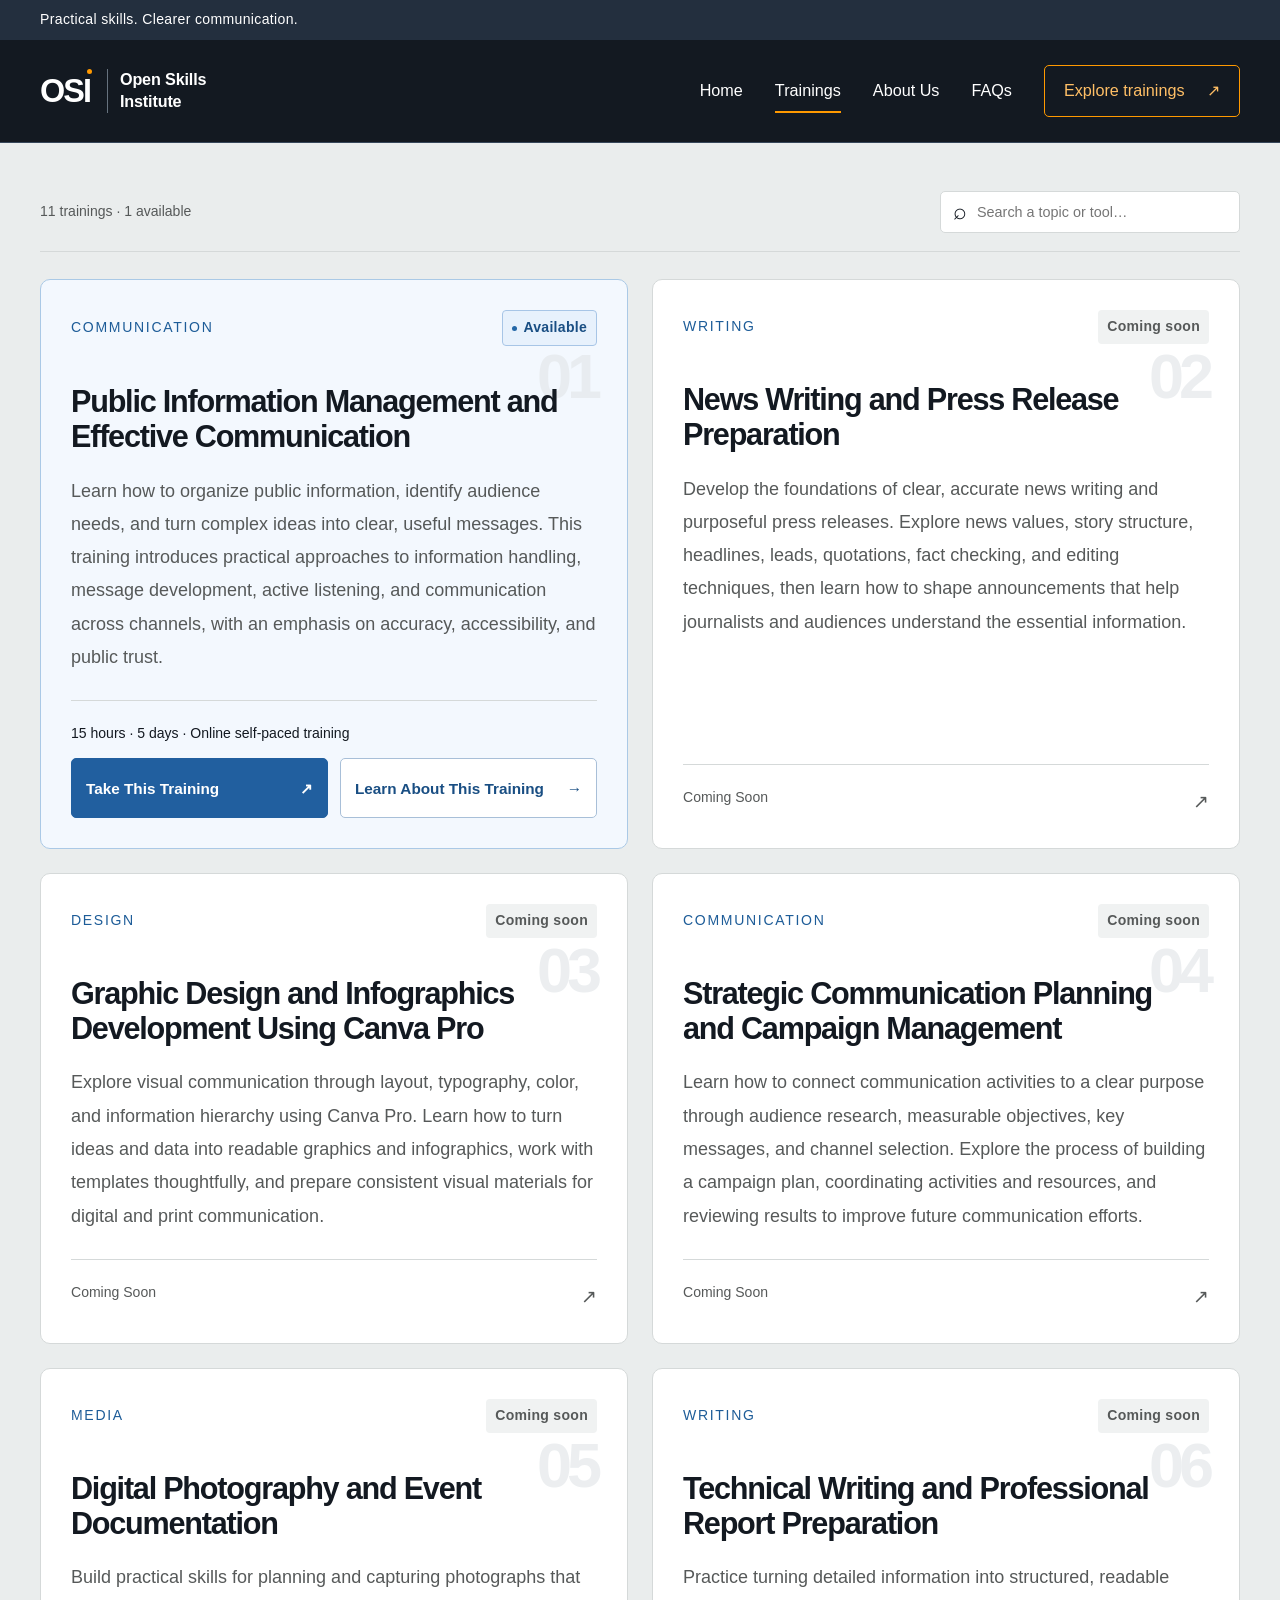
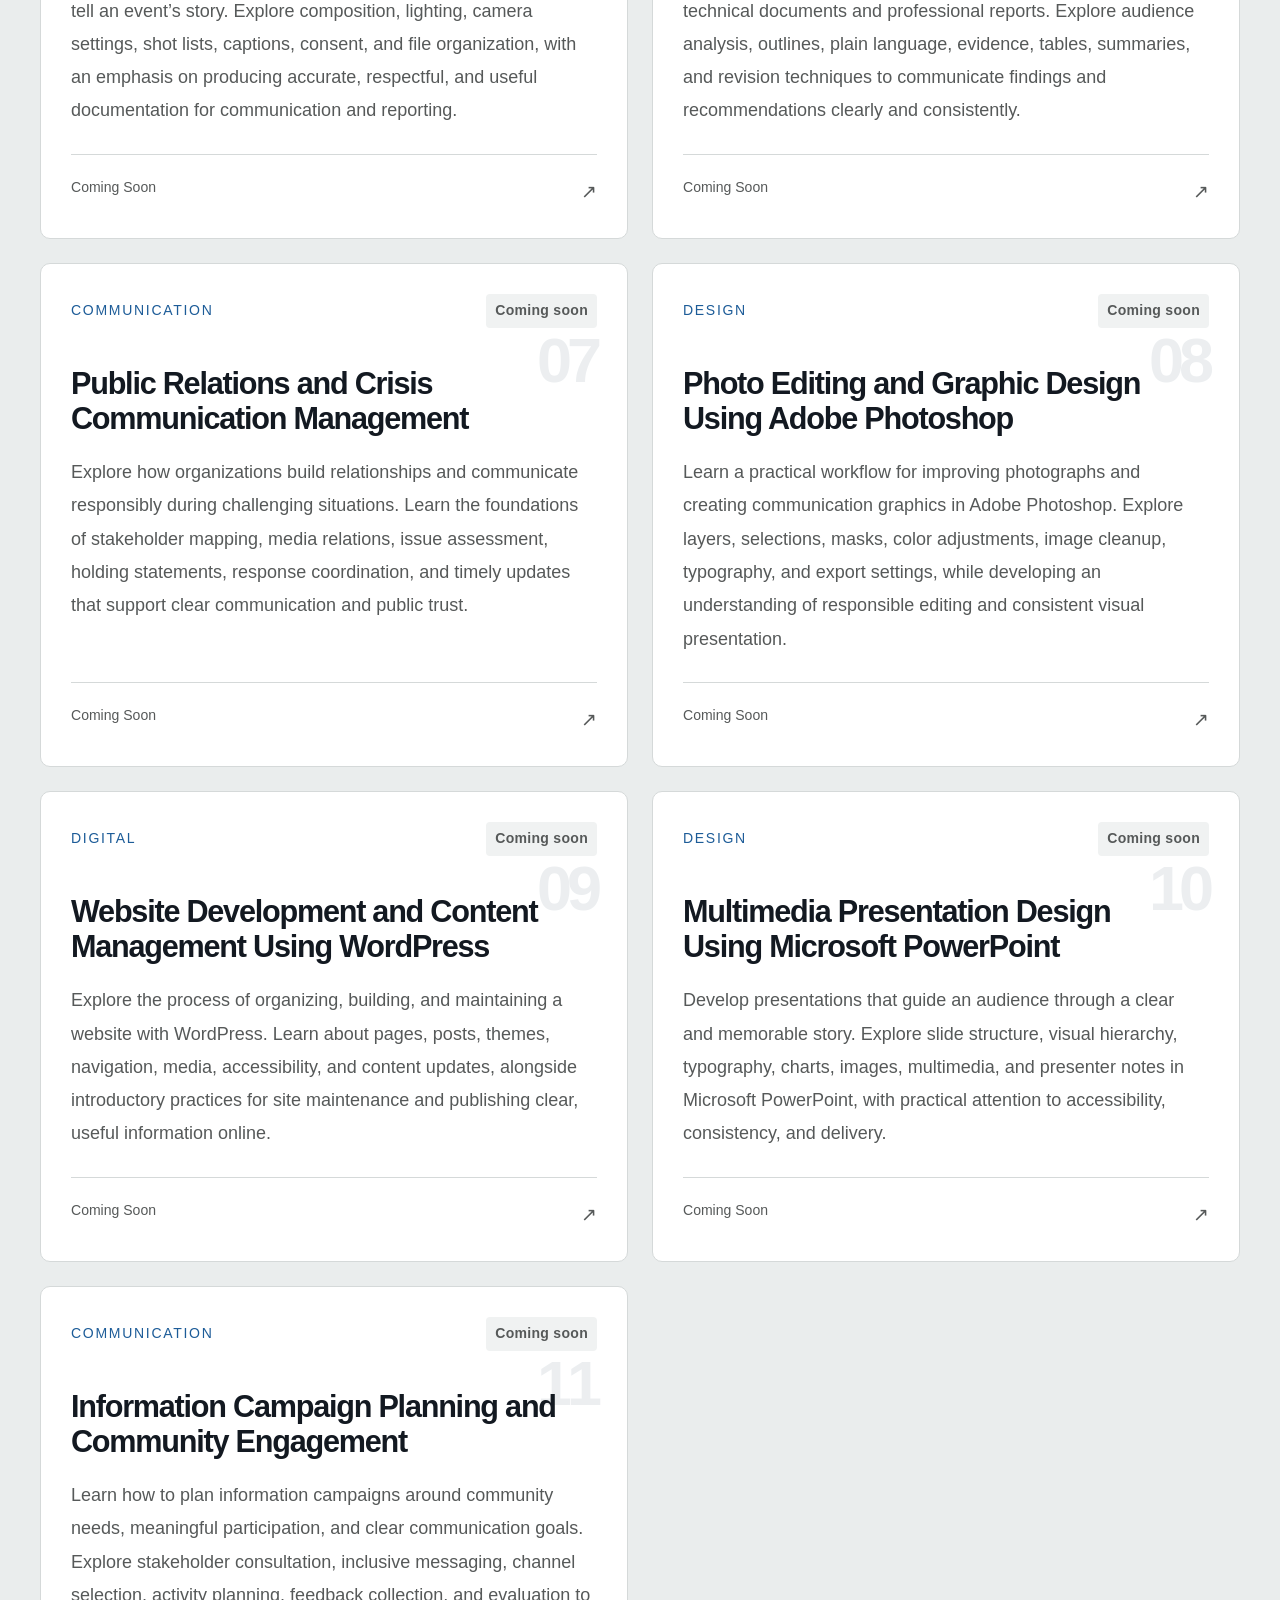
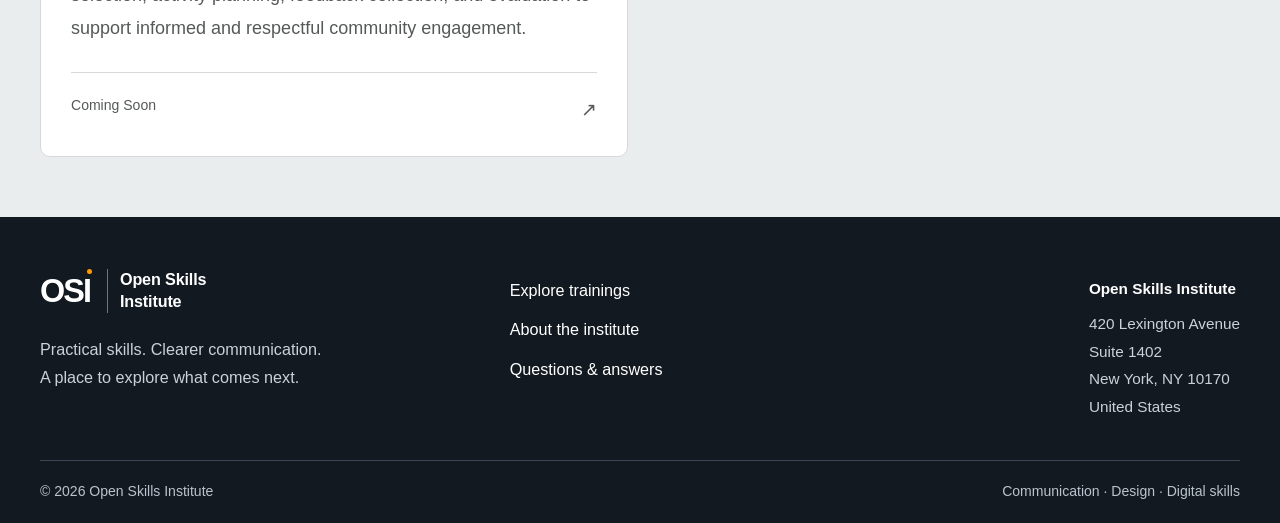
<file: trainings.html>
<!doctype html>
<html lang="en"><head><meta charset="utf-8"><meta name="osi-release" content="2026-10-31-selectable-text-final"><meta name="viewport" content="width=device-width, initial-scale=1"><meta name="description" content="Open Skills Institute: practical communication, writing, design, and digital skills. Explore our training catalog and certificate tools."><meta name="theme-color" content="#131921"><title>Trainings | Open Skills Institute</title><link rel="icon" href="favicon.svg" type="image/svg+xml"><link rel="stylesheet" href="styles.css"><script src="site.js" defer></script></head>
<body ><a class="skip-link" href="#main">Skip to content</a>
<div class="academy-bar"><span class="container">Practical skills. Clearer communication.</span></div>
<header class="site-header"><div class="container header-inner"><a class="brand" href="index.html" aria-label="Open Skills Institute home"><span class="brand-mark">OSI<span></span></span><span class="brand-name">Open Skills<br>Institute</span></a><button class="nav-toggle" type="button" aria-controls="main-nav" aria-expanded="false">Menu <span aria-hidden="true">☰</span></button><nav id="main-nav" aria-label="Main navigation"><a href="index.html" >Home</a><a href="trainings.html" aria-current="page">Trainings</a><a href="about.html" >About Us</a><a href="faqs.html" >FAQs</a><a class="nav-cta" href="trainings.html">Explore trainings <span aria-hidden="true">↗</span></a></nav></div></header>
<main id="main">

<section class="container catalog-section" aria-labelledby="catalog-title"><h1 id="catalog-title" class="sr-only">Trainings</h1><div class="catalog-toolbar"><p id="course-count" role="status">11 trainings · 1 available</p><label class="search-box"><span class="sr-only">Search trainings</span><span aria-hidden="true">⌕</span><input id="course-search" type="search" placeholder="Search a topic or tool…" autocomplete="off"></label></div><div class="course-grid"><article class="course-card available" data-course><div class="course-meta"><span>Communication</span><span class="badge badge-live">Available</span></div><span class="course-number" aria-hidden="true">01</span><h2>Public Information Management and Effective Communication</h2><p>Learn how to organize public information, identify audience needs, and turn complex ideas into clear, useful messages. This training introduces practical approaches to information handling, message development, active listening, and communication across channels, with an emphasis on accuracy, accessibility, and public trust.</p><div class="course-bottom"><span>15 hours · 5 days · Online self-paced training</span><div class="course-actions"><a class="button button-dark" href="login.html">Take This Training <span aria-hidden="true">↗</span></a><a class="button button-outline learn-training" href="public-information-management.html">Learn About This Training <span aria-hidden="true">→</span></a></div></div></article><article class="course-card " data-course><div class="course-meta"><span>Writing</span><span class="badge ">Coming soon</span></div><span class="course-number" aria-hidden="true">02</span><h2>News Writing and Press Release Preparation</h2><p>Develop the foundations of clear, accurate news writing and purposeful press releases. Explore news values, story structure, headlines, leads, quotations, fact checking, and editing techniques, then learn how to shape announcements that help journalists and audiences understand the essential information.</p><div class="course-bottom"><span class="coming-soon">Coming Soon <span aria-hidden="true">↗</span></span></div></article><article class="course-card " data-course><div class="course-meta"><span>Design</span><span class="badge ">Coming soon</span></div><span class="course-number" aria-hidden="true">03</span><h2>Graphic Design and Infographics Development Using Canva Pro</h2><p>Explore visual communication through layout, typography, color, and information hierarchy using Canva Pro. Learn how to turn ideas and data into readable graphics and infographics, work with templates thoughtfully, and prepare consistent visual materials for digital and print communication.</p><div class="course-bottom"><span class="coming-soon">Coming Soon <span aria-hidden="true">↗</span></span></div></article><article class="course-card " data-course><div class="course-meta"><span>Communication</span><span class="badge ">Coming soon</span></div><span class="course-number" aria-hidden="true">04</span><h2>Strategic Communication Planning and Campaign Management</h2><p>Learn how to connect communication activities to a clear purpose through audience research, measurable objectives, key messages, and channel selection. Explore the process of building a campaign plan, coordinating activities and resources, and reviewing results to improve future communication efforts.</p><div class="course-bottom"><span class="coming-soon">Coming Soon <span aria-hidden="true">↗</span></span></div></article><article class="course-card " data-course><div class="course-meta"><span>Media</span><span class="badge ">Coming soon</span></div><span class="course-number" aria-hidden="true">05</span><h2>Digital Photography and Event Documentation</h2><p>Build practical skills for planning and capturing photographs that tell an event’s story. Explore composition, lighting, camera settings, shot lists, captions, consent, and file organization, with an emphasis on producing accurate, respectful, and useful documentation for communication and reporting.</p><div class="course-bottom"><span class="coming-soon">Coming Soon <span aria-hidden="true">↗</span></span></div></article><article class="course-card " data-course><div class="course-meta"><span>Writing</span><span class="badge ">Coming soon</span></div><span class="course-number" aria-hidden="true">06</span><h2>Technical Writing and Professional Report Preparation</h2><p>Practice turning detailed information into structured, readable technical documents and professional reports. Explore audience analysis, outlines, plain language, evidence, tables, summaries, and revision techniques to communicate findings and recommendations clearly and consistently.</p><div class="course-bottom"><span class="coming-soon">Coming Soon <span aria-hidden="true">↗</span></span></div></article><article class="course-card " data-course><div class="course-meta"><span>Communication</span><span class="badge ">Coming soon</span></div><span class="course-number" aria-hidden="true">07</span><h2>Public Relations and Crisis Communication Management</h2><p>Explore how organizations build relationships and communicate responsibly during challenging situations. Learn the foundations of stakeholder mapping, media relations, issue assessment, holding statements, response coordination, and timely updates that support clear communication and public trust.</p><div class="course-bottom"><span class="coming-soon">Coming Soon <span aria-hidden="true">↗</span></span></div></article><article class="course-card " data-course><div class="course-meta"><span>Design</span><span class="badge ">Coming soon</span></div><span class="course-number" aria-hidden="true">08</span><h2>Photo Editing and Graphic Design Using Adobe Photoshop</h2><p>Learn a practical workflow for improving photographs and creating communication graphics in Adobe Photoshop. Explore layers, selections, masks, color adjustments, image cleanup, typography, and export settings, while developing an understanding of responsible editing and consistent visual presentation.</p><div class="course-bottom"><span class="coming-soon">Coming Soon <span aria-hidden="true">↗</span></span></div></article><article class="course-card " data-course><div class="course-meta"><span>Digital</span><span class="badge ">Coming soon</span></div><span class="course-number" aria-hidden="true">09</span><h2>Website Development and Content Management Using WordPress</h2><p>Explore the process of organizing, building, and maintaining a website with WordPress. Learn about pages, posts, themes, navigation, media, accessibility, and content updates, alongside introductory practices for site maintenance and publishing clear, useful information online.</p><div class="course-bottom"><span class="coming-soon">Coming Soon <span aria-hidden="true">↗</span></span></div></article><article class="course-card " data-course><div class="course-meta"><span>Design</span><span class="badge ">Coming soon</span></div><span class="course-number" aria-hidden="true">10</span><h2>Multimedia Presentation Design Using Microsoft PowerPoint</h2><p>Develop presentations that guide an audience through a clear and memorable story. Explore slide structure, visual hierarchy, typography, charts, images, multimedia, and presenter notes in Microsoft PowerPoint, with practical attention to accessibility, consistency, and delivery.</p><div class="course-bottom"><span class="coming-soon">Coming Soon <span aria-hidden="true">↗</span></span></div></article><article class="course-card " data-course><div class="course-meta"><span>Communication</span><span class="badge ">Coming soon</span></div><span class="course-number" aria-hidden="true">11</span><h2>Information Campaign Planning and Community Engagement</h2><p>Learn how to plan information campaigns around community needs, meaningful participation, and clear communication goals. Explore stakeholder consultation, inclusive messaging, channel selection, activity planning, feedback collection, and evaluation to support informed and respectful community engagement.</p><div class="course-bottom"><span class="coming-soon">Coming Soon <span aria-hidden="true">↗</span></span></div></article></div><p id="no-results" class="empty-state" hidden>No trainings match your search. Try another topic or clear the search.</p></section>
</main>
<footer class="site-footer"><div class="container footer-main"><div><a class="brand" href="index.html" aria-label="Open Skills Institute home"><span class="brand-mark">OSI<span></span></span><span class="brand-name">Open Skills<br>Institute</span></a><p>Practical skills. Clearer communication.<br>A place to explore what comes next.</p></div><div class="footer-links"><a href="trainings.html">Explore trainings</a><a href="about.html">About the institute</a><a href="faqs.html">Questions &amp; answers</a></div><address class="footer-address"><strong>Open Skills Institute</strong>420 Lexington Avenue<br>Suite 1402<br>New York, NY 10170<br>United States</address></div><div class="container footer-bottom"><span>© 2026 Open Skills Institute</span><span>Communication · Design · Digital skills</span></div></footer>
<noscript><div class="noscript">JavaScript is required for login and certificate generation. All course descriptions remain available on the Trainings page.</div></noscript>
</body></html>
</file>
<file: styles.css>
@charset "UTF-8";
:root{--ink:#131921;--muted:#565959;--teal:#a64c00;--mint:#fff0d6;--paper:#eaeded;--line:#d5d9d9;--gold:#ff9900;--white:#fff;--radius:12px;--font:Inter,"Segoe UI",Arial,sans-serif}
*{box-sizing:border-box}html{scroll-behavior:smooth}body{margin:0;font-family:var(--font);color:var(--ink);background:var(--paper);line-height:1.65;-webkit-font-smoothing:antialiased}a{color:inherit;text-decoration:none}button,input{font:inherit}button,a,input,summary{-webkit-tap-highlight-color:transparent}button{cursor:pointer}a,button,input,summary{touch-action:manipulation}button:disabled{cursor:not-allowed;opacity:.5}img,canvas{max-width:100%}[hidden]{display:none!important}h1,h2,h3,p{margin-top:0}h1,h2,h3{line-height:1.15;letter-spacing:-.04em}h1{font-size:clamp(2.6rem,5.3vw,4.5rem);font-weight:560;margin-bottom:26px}h2{font-size:clamp(2rem,3.7vw,3rem);font-weight:560}h3{font-size:1.6rem;font-weight:600}em{font-family:Georgia,"Times New Roman",serif;font-weight:400;color:var(--teal)}p{color:var(--muted)}:focus-visible{outline:3px solid #007185;outline-offset:4px}input:focus-visible{outline-offset:1px}.container{width:min(1200px,calc(100% - 80px));margin-inline:auto}.sr-only{position:absolute;width:1px;height:1px;padding:0;margin:-1px;overflow:hidden;clip:rect(0,0,0,0);white-space:nowrap;border:0}.skip-link{position:fixed;top:8px;left:16px;clip-path:inset(50%);transform:translateY(-200%);background:var(--ink);color:white;padding:10px 20px;z-index:100}.skip-link:focus{clip-path:none;transform:translateY(0)}.academy-bar{background:var(--ink);color:#ffffff;font-size:.72rem;letter-spacing:.025em;padding:8px 0}.academy-bar span span{margin:0 10px;color:#ffb347}.site-header{background:var(--paper);border-bottom:1px solid var(--line)}.header-inner{height:102px;display:flex;align-items:center;justify-content:space-between;gap:24px}.brand{display:inline-flex;align-items:center;gap:12px;flex-shrink:0}.brand-mark{font-size:1.8rem;letter-spacing:-.09em;line-height:1;position:relative;font-weight:800;border-right:1px solid #697783;padding:6px 17px 6px 0}.brand-mark>span{position:absolute;right:15px;top:0;width:5px;height:5px;border-radius:50%;background:var(--teal)}.brand-name{font-size:.79rem;font-weight:650;line-height:1.35;letter-spacing:-.01em}nav{display:flex;align-items:center;gap:32px;font-size:.85rem}nav>a:not(.nav-cta){padding:8px 0;position:relative}nav>a[aria-current]:after{content:"";height:2px;background:var(--teal);position:absolute;bottom:0;left:0;right:0}nav a:hover{color:var(--teal)}.nav-cta{border:1px solid var(--ink);padding:11px 19px;border-radius:5px}.nav-cta span{margin-left:18px}.nav-toggle{display:none}.eyebrow{text-transform:uppercase;font-size:.69rem;letter-spacing:.17em;font-weight:700;color:var(--teal);margin-bottom:22px;display:flex;align-items:center;gap:10px}.small-line{display:inline-block;width:24px;height:1px;background:var(--teal)}.hero{padding:80px 0 78px;overflow:hidden}.hero-grid{display:grid;grid-template-columns:1.13fr 1fr;align-items:center;gap:50px}.hero h1{font-size:clamp(2.7rem,4.8vw,4.15rem);line-height:1.13}.lead{font-size:1.08rem;line-height:1.8;max-width:590px}.hero-copy>.lead{max-width:480px}.button-row{display:flex;align-items:center;gap:24px;flex-wrap:wrap;margin-top:32px}.button{display:inline-flex;align-items:center;justify-content:space-between;gap:26px;border-radius:5px;padding:14px 22px;font-size:.84rem;font-weight:650;line-height:1.6;border:1px solid transparent;transition:background .18s ease}.button-dark{background:var(--ink);color:white}.button-dark:hover:not(:disabled){background:var(--teal)}.button-outline{background:transparent;border-color:#87939b;color:var(--ink)}.button-outline:hover{background:var(--mint)}.button-full{width:100%}.text-link{font-size:.84rem;font-weight:650;display:inline-flex;gap:16px;align-items:center}.text-link:hover{text-decoration:underline}.hero-notes{display:flex;gap:23px;font-size:.72rem;color:var(--muted);margin-top:35px;flex-wrap:wrap}.hero-notes i{font-style:normal;color:var(--teal);margin-right:5px}.hero-visual{position:relative;aspect-ratio:1.05;background:#f5e1bb;border-radius:45% 45% 14px 14px;display:flex;align-items:center;justify-content:center;isolation:isolate;min-width:0}.visual-grid{position:absolute;inset:0;z-index:-2;border-radius:inherit;overflow:hidden;background-image:linear-gradient(#577c5b0d 1px,transparent 1px),linear-gradient(90deg,#577c5b0d 1px,transparent 1px);background-size:30px 30px}.visual-heading{position:absolute;top:30px;left:50%;transform:translateX(-50%);font-size:.56rem;letter-spacing:.15em;white-space:nowrap}.visual-dot{width:6px;height:6px;display:inline-block;border-radius:50%;background:var(--teal);margin-right:7px}.visual-window{width:87%;background:#ffffff;border:1px solid #d2a96a;border-radius:8px;transform:rotate(-5deg);box-shadow:12px 20px 0 #d6b77e80;overflow:hidden}.window-top{height:37px;display:flex;gap:4px;align-items:center;padding:0 15px;border-bottom:1px solid var(--line)}.window-top>span{width:5px;height:5px;border:1px solid #87939b;border-radius:50%}.window-top b{font-size:.43rem;letter-spacing:.1em;font-weight:500;margin-left:auto}.window-body{padding:26px 25px 22px;position:relative;height:238px}.graphic-speech{position:absolute;right:25px;top:28px;width:78px;height:62px;border-radius:30px;background:#ffcc80;transform:rotate(12deg);padding:18px}.graphic-speech:after{content:"";position:absolute;bottom:-7px;left:13px;border-top:19px solid #ffcc80;border-right:13px solid transparent}.graphic-speech span{height:3px;display:block;background:#a64c00;margin-bottom:6px;border-radius:5px}.graphic-speech span:last-child{width:60%}.visual-label{font-family:Georgia,serif;font-size:3.05rem;line-height:1.05;margin-top:12px}.visual-label strong{font-weight:400;font-style:italic;color:var(--teal)}.visual-bars{display:flex;align-items:end;gap:7px;height:55px;margin-top:17px}.visual-bars span{display:block;background:#ffdba1;width:27px;height:30%}.visual-bars span:nth-child(2){height:45%}.visual-bars span:nth-child(3){height:65%;background:#ffb347}.visual-bars span:nth-child(4){height:80%;background:#ee971a}.visual-bars span:nth-child(5){height:100%;background:#c96d00}.window-bottom{border-top:1px solid var(--line);font-size:.44rem;letter-spacing:.08em;padding:13px 18px;display:flex;justify-content:space-between}.floating-note{position:absolute;bottom:24px;right:-10px;background:var(--ink);color:white;padding:15px 20px;display:flex;gap:14px;align-items:center;border-radius:6px;box-shadow:0 8px 20px #1835251a;transform:rotate(3deg)}.floating-note b{font-size:.75rem;display:block}.floating-note small{font-size:.63rem;color:#e4e8eb}.note-icon{font-size:1.7rem;color:#ffb347}.visual-caption{position:absolute;bottom:12px;left:18px;font-size:.45rem;letter-spacing:.14em;color:#7e5b28}.visual-orbit{position:absolute;border:1px solid #dcbd87;border-radius:50%;z-index:-1}.orbit-one{width:90%;height:90%}.orbit-two{width:70%;height:110%;transform:rotate(45deg)}.topic-strip{border-top:1px solid var(--line);border-bottom:1px solid var(--line);background:#f4f5f5}.topic-strip .container{display:flex;align-items:center;justify-content:space-between;padding-block:23px;gap:20px}.topic-strip span{font-size:.75rem;color:var(--muted)}.topic-strip p{margin:0;color:var(--ink);font-size:.9rem}.topic-strip b{color:#bf7200;margin:0 25px}.section{padding-block:80px}.section-bottom{padding-bottom:80px}.section-heading{display:flex;justify-content:space-between;align-items:end;gap:70px;margin-bottom:36px}.section-heading h2{margin-bottom:0}.section-heading>p{max-width:360px;font-size:.9rem;margin-bottom:4px}.featured-course{display:grid;grid-template-columns:.72fr 1fr;gap:0;border:1px solid var(--line);border-radius:var(--radius);overflow:hidden;background:white}.featured-label{background:#ffedcc;padding:30px;display:flex;flex-direction:column;align-items:flex-start;justify-content:space-between;min-height:360px;position:relative}.badge{display:inline-block;font-size:.62rem;font-weight:650;letter-spacing:.04em;border-radius:4px;padding:5px 9px;background:#f0f2f2;color:#565959;white-space:nowrap}.badge-live{background:#fff;color:#9a4700;border:1px solid #edba65}.badge-live:before{content:"";width:5px;height:5px;display:inline-block;border-radius:50%;background:#b96d00;margin-right:6px;vertical-align:middle}.featured-label>span:last-child{font-size:.63rem;letter-spacing:.12em}.feature-art{align-self:center;position:relative;width:160px;height:150px}.feature-art>span{font:17rem/.95 Georgia,serif;color:#a65508}.feature-art i{position:absolute;bottom:0;right:-33px;font-size:5rem;font-style:normal;color:#dd8b12;line-height:1}.featured-body{padding:42px 46px}.featured-body h3{font-size:2rem;max-width:520px}.featured-body>p:not(.eyebrow){font-size:.9rem}.featured-meta{display:flex;gap:20px;font-size:.75rem;color:var(--muted);margin:23px 0}.all-courses{display:flex;justify-content:space-between;border-bottom:1px solid var(--line);padding:20px 0;font-size:.85rem;font-weight:650}.all-courses:hover{color:var(--teal)}.steps-section{background:#f4f1e9}.steps{display:grid;grid-template-columns:repeat(3,1fr);gap:48px}.steps article{border-top:1px solid #d2c3a6;padding-top:24px}.steps article>span{font-size:.7rem;color:var(--teal);letter-spacing:.1em}.steps h3{font-size:1.25rem;letter-spacing:-.03em;margin:20px 0 12px}.steps p{font-size:.86rem;margin-bottom:0}.fine-print{font-size:.74rem;margin:34px 0 0;max-width:780px}.site-footer{background:var(--ink);color:#ffffff;padding-top:52px}.site-footer .brand-mark>span{background:#ff9900}.site-footer .brand-mark{border-right-color:#697783}.site-footer p{color:#c9d1d9;font-size:.78rem;margin:23px 0 0}.footer-main{display:grid;grid-template-columns:1.1fr .8fr 1fr;gap:70px;padding-bottom:40px}.footer-links{display:flex;flex-direction:column;gap:12px;font-size:.8rem;padding-top:8px}.footer-links a:hover{text-decoration:underline}.footer-note .eyebrow{color:#ffb347;margin:8px 0 15px}.footer-note p{margin:0}.footer-bottom{border-top:1px solid #3b4755;display:flex;justify-content:space-between;gap:20px;padding-block:19px;color:#b9c4cd;font-size:.65rem}.page-intro{padding-block:64px 45px}.page-intro h1{max-width:860px}.page-intro .lead{margin-bottom:0}.catalog-toolbar{display:flex;align-items:center;justify-content:space-between;gap:20px;margin-bottom:27px;border-block:1px solid var(--line);padding:18px 0}.catalog-toolbar p{font-size:.78rem;margin:0}.search-box{display:flex;align-items:center;gap:10px;background:#fff;border:1px solid var(--line);border-radius:5px;padding:0 12px}.search-box input{border:0;width:250px;background:transparent;padding:8px 0;font-size:.8rem;min-width:0}.search-box>span[aria-hidden]{font-size:1.3rem}.course-grid{display:grid;grid-template-columns:repeat(2,1fr);gap:24px}.course-card{background:white;border:1px solid var(--line);border-radius:10px;padding:30px;display:flex;flex-direction:column;position:relative;overflow:hidden}.course-card.available{background:#fff8e9;border-color:#e8b45d}.course-meta{display:flex;align-items:center;justify-content:space-between;font-size:.62rem;letter-spacing:.12em;color:var(--teal);gap:10px;margin-bottom:34px;text-transform:uppercase}.course-meta .badge{letter-spacing:.02em;text-transform:none}.course-number{color:#e4e8eb;font-size:3.5rem;font-weight:700;line-height:1;letter-spacing:-.08em;position:absolute;right:30px;top:65px;opacity:.7}.course-card h2{font-size:1.55rem;max-width:93%;position:relative;margin:4px 0 20px}.course-card>p{font-size:.85rem;line-height:1.85;margin-bottom:26px}.course-bottom{margin-top:auto;padding-top:21px;border-top:1px solid var(--line);display:flex;align-items:flex-start;flex-direction:column;gap:12px}.course-bottom>span{font-size:.72rem}.coming-soon{display:flex;justify-content:space-between;width:100%;color:#565959}.coming-soon span{font-size:1.05rem}.catalog-notice{margin-block:35px 72px}.notice{padding:23px 26px;border:1px solid #e1c38e;border-left:3px solid var(--teal);border-radius:4px;background:#fff7e6}.notice strong{font-size:.83rem;font-weight:650}.notice p{font-size:.78rem;margin:7px 0 0;line-height:1.85}.empty-state{padding:45px;text-align:center;background:white;border:1px solid var(--line)}.about-grid{display:grid;grid-template-columns:.8fr 1fr;gap:85px;align-items:start}.about-panel{background:var(--ink);border-radius:12px;padding:55px 45px;min-height:460px;display:flex;flex-direction:column;justify-content:space-between;overflow:hidden}.large-osi{color:#ffffff;font-size:6.5rem;letter-spacing:-.08em;font-weight:700;line-height:1.2;position:relative}.large-osi span{color:#ff9900;font-size:4rem;position:relative;top:-22px;left:8px}.about-panel p{color:#ffcf84;font:italic 2rem/1.4 Georgia,serif;margin:45px 0 0}.prose h2{font-size:1.6rem;margin-top:5px}.prose p{font-size:.91rem;margin-bottom:25px}.prose h2:not(:first-child){margin-top:35px}.values-section{background:#f4f1e9;padding-block:60px}.faq-layout{display:grid;grid-template-columns:.65fr 1.5fr;gap:90px}.faq-layout aside h2{font-size:1.4rem}.faq-layout aside p{font-size:.86rem}.faq-list details{border-bottom:1px solid var(--line)}.faq-list details:first-child{border-top:1px solid var(--line)}.faq-list summary{list-style:none;cursor:pointer;display:flex;justify-content:space-between;gap:20px;padding:23px 0;font-weight:600;font-size:.92rem;line-height:1.5}.faq-list summary::-webkit-details-marker{display:none}.faq-list summary>span{font-size:1.3rem;font-weight:400;color:var(--teal);line-height:1}.faq-list details[open] summary>span{transform:rotate(45deg)}.faq-answer p{font-size:.85rem;padding-right:25px;margin:0 0 24px}.login-layout{display:grid;grid-template-columns:1.1fr 1fr;gap:110px;align-items:start}.back-link{font-size:.78rem;display:inline-block;margin-bottom:45px;color:var(--muted)}.login-context .lead{max-width:460px;font-size:1.2rem;line-height:1.55}.login-context>p:last-child{font-size:.85rem;max-width:390px}.login-facts{display:flex;gap:12px;flex-wrap:wrap;margin:26px 0}.login-facts span{padding:6px 12px;border:1px solid var(--line);border-radius:4px;font-size:.72rem}.login-card{padding:38px;background:#fff;border:1px solid var(--line);border-radius:12px;box-shadow:0 20px 40px #23372a05}.step-label{font-size:.62rem;letter-spacing:.13em;color:var(--teal)}.login-card h2{font-size:1.9rem;margin:18px 0 10px}.login-card>p{font-size:.82rem}.credentials{background:#fff3dc;border:1px solid #e7c285;display:flex;gap:35px;flex-wrap:wrap;padding:14px 18px;border-radius:5px;margin:25px 0}.credentials span{font-size:.69rem;color:var(--muted)}.credentials strong{display:block;color:var(--ink);font:600 1rem/1.6 var(--font)}form label{display:block;font-size:.78rem;font-weight:650;margin:18px 0 7px}form input{width:100%;border:1px solid #a6b0b6;padding:11px 13px;min-height:47px;background:#fff;border-radius:5px;font-size:.88rem;color:var(--ink)}form input[readonly]{background:#f0f2f2;color:#37475a}form small{font-size:.67rem;color:var(--muted);display:block;margin-top:6px;line-height:1.7}.label-row{display:flex;align-items:baseline;justify-content:space-between}.label-row button{font-size:.72rem;color:var(--teal);background:none;border:0;padding:6px}#login-form>.button{margin-top:26px}.form-error{color:#9f3b30;background:#fff1ee;font-size:.78rem;padding:10px;border-radius:4px;margin:15px 0 0}.login-security{font-size:.7rem!important;padding-top:23px;border-top:1px solid var(--line);margin:26px 0 0}.workspace-intro{display:flex;align-items:center;justify-content:space-between;gap:35px;padding-block:45px 32px}.workspace-intro h1{font-size:clamp(2rem,4vw,3.25rem);margin-bottom:0}.workspace-intro .eyebrow{margin-bottom:15px}.certificate-workspace{display:grid;grid-template-columns:315px minmax(0,1fr);gap:30px;padding-bottom:64px;align-items:start}.generator-panel{background:#fff;border:1px solid var(--line);padding:25px;border-radius:9px}.generator-panel h2{font-size:1.35rem;margin-bottom:8px}.generator-panel>p{font-size:.75rem}.small-note{font-size:.66rem;line-height:1.75;color:var(--muted);margin:9px 0 0}.code-input{font:500 .78rem/1.5 Consolas,monospace}.consent-note{background:#fff4df;border-left:2px solid #ff9900;padding:12px;font-size:.67rem;line-height:1.75;margin-block:21px}.generator-panel .button{padding:13px;font-size:.76rem;gap:8px}.preview-panel{min-width:0}.preview-toolbar{display:flex;justify-content:space-between;gap:10px;font-size:.65rem;padding:7px 0 18px;color:var(--muted)}.preview-toolbar i{display:inline-block;width:6px;height:6px;border-radius:50%;background:var(--teal);margin-right:5px}.certificate-frame{padding:18px;background:#e1e5e8;border:1px solid #d5d9d9;border-radius:6px}#certificate-canvas{width:100%;height:auto;display:block;background:#fff;box-shadow:0 5px 15px #1e352b13}.preview-caption{text-align:center;font-size:.65rem;margin-top:13px}.preview-summary{font-size:.75rem;margin:22px 0;line-height:1.8;color:var(--muted);overflow-wrap:anywhere}.preview-panel .notice{margin-top:20px}.auth-pending{padding-block:60px}.auth-pending a{text-decoration:underline}.noscript{padding:18px;background:#fff1d4;color:var(--ink);text-align:center;font-size:.8rem}
@media(min-width:1440px){.hero{padding-block:95px}.hero h1{font-size:4.5rem}}
@media(max-width:1050px){.container{width:calc(100% - 48px)}nav{gap:22px}.hero-grid{gap:25px}.hero{padding-block:55px}.hero h1{font-size:3.2rem}.hero-notes{gap:12px}.visual-label{font-size:2.7rem}.window-body{height:220px;padding:22px}.graphic-speech{width:60px;height:53px;right:18px}.floating-note{padding:12px;right:-5px;bottom:8px}.topic-strip b{margin:0 16px}.login-layout{gap:55px}.section-heading{gap:35px}.featured-body{padding:32px}.footer-main{gap:35px}.about-grid{gap:45px}.faq-layout{gap:45px}.certificate-workspace{grid-template-columns:285px minmax(0,1fr);gap:20px}.generator-panel{padding:20px}.certificate-frame{padding:10px}}
@media(max-width:760px){.header-inner{height:83px;position:relative}.nav-toggle{display:flex;gap:12px;align-items:center;padding:8px 12px;border:1px solid #87939b;background:transparent;border-radius:4px;font-size:.8rem}.nav-toggle>span{font-size:1rem}nav{display:none;position:absolute;top:83px;right:-24px;left:-24px;z-index:20;background:var(--paper);border-bottom:1px solid var(--line);padding:20px 24px 26px;box-shadow:0 18px 20px #1830250c;align-items:stretch;gap:15px}nav.is-open{display:flex;flex-direction:column}nav>a:not(.nav-cta){align-self:flex-start}nav .nav-cta{margin-top:8px;display:flex;justify-content:space-between}.academy-bar{font-size:.62rem;padding:7px 0}.academy-bar span span{margin:0 5px}.hero-grid{grid-template-columns:1fr;gap:48px}.hero h1{font-size:clamp(2.6rem,8vw,4rem)}.hero-copy>.lead{max-width:530px}.hero-visual{width:min(460px,95%);margin-inline:auto;aspect-ratio:1.1}.visual-label{font-size:3rem}.window-body{height:230px}.floating-note{bottom:18px;right:-8px}.topic-strip .container{align-items:start;flex-direction:column;gap:8px;padding-block:20px}.topic-strip p{font-size:.77rem}.topic-strip b{margin:0 12px}.section{padding-block:50px}.section-heading{display:block}.section-heading>p{margin-top:20px;max-width:550px}.featured-course{grid-template-columns:1fr}.featured-label{min-height:200px;padding:22px}.feature-art{position:absolute;right:60px;top:16px;transform:scale(.7)}.featured-body{padding:28px}.featured-body h3{font-size:1.8rem}.steps{gap:25px;grid-template-columns:1fr}.steps article{padding-top:18px}.steps h3{margin-top:13px}.steps p{max-width:520px}.footer-main{grid-template-columns:1fr 1fr;gap:35px}.footer-note{grid-column:1 / -1;max-width:550px}.footer-bottom{flex-direction:column;gap:5px}.page-intro{padding-block:46px 32px}.course-grid{grid-template-columns:1fr}.course-card{padding:26px}.course-card h2{font-size:1.6rem}.course-meta{margin-bottom:28px}.catalog-toolbar{align-items:stretch;flex-direction:column;gap:15px}.search-box input{width:100%}.catalog-notice{margin-block:28px 48px}.about-grid{grid-template-columns:1fr;gap:35px}.about-panel{min-height:310px;padding:35px}.about-panel p{margin-top:15px}.large-osi{font-size:5rem}.large-osi span{font-size:3rem}.section-bottom{padding-bottom:50px}.values-section{padding-block:45px}.faq-layout{grid-template-columns:1fr;gap:25px}.faq-layout aside{max-width:500px}.login-layout{grid-template-columns:1fr;gap:32px}.back-link{margin-bottom:28px}.login-context .lead{max-width:500px}.login-context>p:last-child{max-width:500px}.login-card{padding:28px;max-width:540px;width:100%}.workspace-intro{padding-block:35px 28px;align-items:flex-start;gap:16px}.workspace-intro>.button{font-size:.7rem;padding:8px 11px;gap:12px;white-space:nowrap}.workspace-intro h1{font-size:2.1rem}.workspace-intro .eyebrow{font-size:.6rem}.certificate-workspace{grid-template-columns:1fr;gap:25px}.generator-panel{padding:25px}.preview-panel{padding-top:3px}.certificate-frame{padding:9px}.preview-summary{margin-block:15px}}
@media(max-width:390px){.container{width:calc(100% - 32px)}.hero h1{font-size:2.45rem}.brand-name{font-size:.71rem}.brand-mark{font-size:1.6rem}nav{left:-16px;right:-16px;padding-inline:16px}.academy-bar{font-size:.56rem}.button-row{gap:20px}.hero-notes{font-size:.66rem;gap:10px}.hero-visual{aspect-ratio:1}.window-body{height:200px}.visual-label{font-size:2.5rem}.graphic-speech{width:50px;height:45px;padding:13px}.floating-note b{font-size:.65rem}.floating-note small{font-size:.56rem}.floating-note{gap:9px}.visual-heading{font-size:.48rem}.visual-caption{font-size:.38rem}.topic-strip p{font-size:.68rem}.topic-strip b{margin:0 7px}.featured-meta{flex-wrap:wrap;gap:8px}.footer-main{grid-template-columns:1fr}.footer-note{grid-column:auto}.login-card{padding:22px}.workspace-intro{flex-direction:column}.workspace-intro>.button{align-self:flex-end}.course-card{padding:22px}.course-card h2{max-width:100%}}
@media(prefers-reduced-motion:reduce){html{scroll-behavior:auto}*{transition:none!important}}
@media print{.site-header,.academy-bar,.site-footer,.workspace-intro,.generator-panel,.preview-toolbar,.preview-caption,.preview-summary,.preview-panel .notice{display:none!important}body{background:white}.certificate-workspace{display:block;width:100%;padding:0}.certificate-frame{padding:0;border:0;background:white}#certificate-canvas{box-shadow:none}@page{size:A4 landscape;margin:0}}

/* Navy, orange, and gray palette inspired by Amazon.com; OSI branding retained. */
:root{--ink:#131921;--muted:#565959;--teal:#a64c00;--mint:#fff0d6;--paper:#eaeded;--line:#d5d9d9;--gold:#ff9900}
.academy-bar{background:#232f3e}.site-header{background:#131921;color:white;border-color:#37475a}.site-header .brand-mark>span{background:#ff9900}.site-header nav>a[aria-current]:after{background:#ff9900}.site-header nav a:hover{color:#ffbf66}.site-header .nav-cta{border-color:#ff9900;color:#ffbf66}.site-header .nav-toggle{color:white;border-color:#7a8793}.site-header .brand-mark{border-color:#66727e}
.button-dark{background:#ff9900;color:#131921;border-color:#d7830b}.button-dark:hover:not(:disabled){background:#f3a847}.site-header nav{color:white}.badge-live{background:#fff0d6;border-color:#e8b05d;color:#7d3b00}.badge-live:before{background:#bd6500}.hero{background:#f5f6f6}.floating-note{background:#232f3e}.topic-strip{background:white}.window-body .visual-label strong{color:#b65f00}.login-security a{text-decoration:underline}.brand-mark{letter-spacing:-.06em}.featured-body,.course-card,.generator-panel,.certification-details,.schedule-panel{background:white}
.certification-details{padding:30px;border:1px solid var(--line);border-radius:8px;margin-top:28px}.certification-details .eyebrow{line-height:1.7}.certification-details h2{font-size:1.8rem;margin-bottom:18px}.certification-details h3{font-size:1.1rem;margin-top:25px}.certification-details p,.outcome-list{font-size:.85rem;line-height:1.85}.outcome-list{padding-left:20px;color:var(--muted)}.outcome-list li{padding-left:5px;margin-bottom:8px}.outcome-list li::marker{color:#b15c00}.certification-details .fine-print{font-size:.7rem;margin-top:20px;padding-top:16px;border-top:1px solid var(--line)}
.certificate-download{display:flex;align-items:center;gap:20px;flex-wrap:wrap;margin-top:19px}.certificate-download .small-note{margin:0;flex:1;min-width:180px}.certificate-download .button{flex-shrink:0}.signature-upload{margin-top:23px;padding-top:5px;border-top:1px solid var(--line)}input[type=file]{font-size:.7rem;padding:9px;min-height:42px}input[type=file]::file-selector-button{border:1px solid #b5bfc7;background:#f0f2f2;padding:5px 8px;border-radius:3px;color:var(--ink);font:inherit;margin-right:8px}.text-button{border:0;background:transparent;text-decoration:underline;color:#8d4600;font-size:.7rem;padding:6px 0;margin-top:4px}.schedule-panel{border:1px solid var(--line);padding:26px;border-radius:8px;margin-top:25px}.schedule-panel .eyebrow{margin-bottom:12px}.schedule-panel h2{font-size:1.5rem;margin-bottom:14px}.schedule-panel>p:not(.eyebrow){font-size:.78rem}.session-list{list-style:none;padding:0;margin:20px 0 0}.session-list li{display:grid;grid-template-columns:1fr auto;gap:12px;border-top:1px solid var(--line);padding:12px 0;font-size:.75rem}.session-list small{display:block;color:var(--muted);font-size:.68rem}.session-list .session-hours{align-self:center;color:#984900;font-weight:600}.session-day{font-weight:650}.schedule-panel .session-list li:last-child{padding-bottom:0}
@media(max-width:760px){.site-header nav{background:#232f3e}.certification-details{padding:23px}.certificate-download{gap:12px}.certificate-download>.button{width:100%}.schedule-panel{padding:22px}.academy-bar{font-size:.61rem}.academy-bar .container{display:block}.session-list li{font-size:.72rem}}
@media(max-width:390px){.academy-bar{font-size:.55rem}.academy-bar span span{margin:0 3px}}
@media print{.academy-bar,.certificate-download,.schedule-panel,.certification-details{display:none!important}}

/* Larger reading sizes and a full-width certificate. */
html{font-size:18px}
body{line-height:1.7}
nav{font-size:.9rem}
.academy-bar{font-size:.78rem}
.brand-name{font-size:.9rem}
.lead{font-size:1.15rem}
.eyebrow{font-size:.78rem}
.course-card>p,.featured-body>p:not(.eyebrow),.prose p,.faq-answer p{font-size:1rem}
.course-bottom>span,.course-meta,.badge{font-size:.78rem}
.course-card h2{font-size:1.7rem}
.faq-list summary{font-size:1.05rem}
.footer-main p,.footer-links{font-size:.9rem}
.footer-bottom{font-size:.78rem}
.login-card>p,.login-security{font-size:.9rem!important}
form label{font-size:.95rem}
form input{font-size:1rem;min-height:52px}
form small,.small-note{font-size:.8rem}
.button{font-size:.95rem}
.certificate-workspace{grid-template-columns:1fr;gap:30px}
.generator-panel{padding:28px}
.generator-panel h2{font-size:1.65rem}
.generator-panel>p{font-size:.95rem}
.generator-panel form{display:grid;grid-template-columns:repeat(3,minmax(0,1fr));gap:18px 24px}
.generator-panel .form-field{min-width:0}
.generator-panel form label{margin-top:0}
.generator-panel .signature-upload{grid-column:span 2;margin:4px 0 0;padding:18px 0 0}
.generator-panel .consent-note{font-size:.8rem;align-self:center;margin:0}
.signature-upload input[type=file]{font-size:.85rem}
.preview-toolbar{font-size:.85rem}
.preview-caption{font-size:.8rem}
.certificate-download .button{font-size:1rem;padding:16px 24px}
.certificate-download .small-note{font-size:.85rem}
.code-input{font-size:1rem}
.certificate-frame{padding:20px}
@media(max-width:1050px){.hero h1{font-size:3rem}.hero-grid{grid-template-columns:1fr;gap:35px}.hero-visual{width:min(500px,90%);margin-inline:auto}.login-layout{gap:35px}.header-inner{gap:16px}nav{gap:17px}.nav-cta{padding:10px 12px}}
@media(max-width:900px){.generator-panel form{grid-template-columns:repeat(2,minmax(0,1fr))}.generator-panel .signature-upload{grid-column:1 / -1}.generator-panel .consent-note{grid-column:1 / -1}.header-inner{height:83px;position:relative}.nav-toggle{display:flex;gap:12px;align-items:center;padding:8px 12px;background:transparent;border:1px solid #7a8793;border-radius:4px;font-size:.85rem}.site-header nav{display:none;position:absolute;top:83px;left:-24px;right:-24px;z-index:20;background:#232f3e;border-bottom:1px solid #37475a;padding:20px 24px;box-shadow:0 18px 20px #1830250c;align-items:stretch;gap:15px}.site-header nav.is-open{display:flex;flex-direction:column}.site-header nav>a:not(.nav-cta){align-self:flex-start}}
@media(max-width:760px){.academy-bar{font-size:.68rem}.brand-name{font-size:.82rem}.login-layout{grid-template-columns:1fr}.generator-panel{padding:23px}.workspace-intro h1{font-size:2.4rem}.certificate-frame{padding:10px}.preview-toolbar{font-size:.75rem}.course-meta{flex-wrap:wrap}.course-card h2{font-size:1.55rem}.featured-meta{flex-wrap:wrap}.topic-strip p{display:flex;flex-wrap:wrap;align-items:center;gap:6px}.topic-strip b{margin:0 8px}.certificate-download .button{font-size:.95rem}}
@media(max-width:520px){.generator-panel form{grid-template-columns:1fr;gap:20px}.generator-panel .signature-upload{grid-column:auto}.generator-panel .consent-note{grid-column:auto}.academy-bar{font-size:.62rem}.brand-name{font-size:.78rem}.workspace-intro h1{font-size:2.1rem}.preview-toolbar{flex-wrap:wrap}.certificate-frame{padding:7px}.hero h1{font-size:2.5rem}.hero-visual{width:95%}.footer-bottom{font-size:.7rem}}
@media(max-width:390px){.container{width:calc(100% - 32px)}.academy-bar{font-size:.58rem}.visual-label{font-size:2.35rem}.nav-cta{font-size:.85rem}.site-header nav{left:-16px;right:-16px;padding-inline:16px}.preview-toolbar{font-size:.68rem}.certificate-download .button{padding:14px 16px;font-size:.88rem}.hero-notes{font-size:.7rem}.hero h1{font-size:2.3rem}.button-row{gap:18px}}

/* Footer layout after removing the certificate-information block. */
.footer-main{grid-template-columns:1.1fr 1fr}
@media(max-width:390px){.footer-main{grid-template-columns:1fr}}

/* Blue accents in page content; the shared navy/orange header and footer stay intact. */
main{--teal:#1d5c98;--mint:#eaf3fc;--gold:#2367a7}
main .button-dark{background:#215f9f;border-color:#215f9f;color:#fff}
main .button-dark:hover:not(:disabled){background:#184a7e}
main .badge-live{background:#e7f1fc;border-color:#a7c5e6;color:#194e83}
main .badge-live:before{background:#2367a7}
main .featured-label{background:#e3eef9}
main .feature-art>span{color:#245f9b}
main .feature-art i{color:#6291c1}
main .course-card.available{background:#f3f8fe;border-color:#aac9e6}
main .topic-strip b,main .outcome-list li::marker{color:#276aa9}
main .steps-section,main .values-section{background:#eaf0f7}
main .steps article{border-top-color:#b8cce1}
main .notice{border-color:#b3cce5;border-left-color:#2367a7;background:#eff6fd}
main .text-button,main .session-list .session-hours{color:#1d5c98}
main .consent-note{background:#edf4fc;border-left-color:#2367a7}
.seal-showcase{position:relative;display:flex;flex-direction:column;align-items:center;justify-content:center;gap:16px;padding:28px 28px 30px;background:radial-gradient(circle at 50% 44%,#fff 0,#e4eef9 60%,#d7e5f3 100%);border:1px solid #d2e0ef;border-radius:46% 46% 18px 18px;isolation:isolate;min-width:0}
.seal-showcase::before{content:"";position:absolute;inset:20px;border:1px solid #b9cee2;border-radius:inherit;z-index:-1}
.seal-kicker{font-size:.65rem;letter-spacing:.18em;color:#2c5680;text-align:center}
.osi-seal{display:block;width:min(100%,390px);height:auto;filter:drop-shadow(0 14px 14px #172f4825)}
.seal-caption{text-align:center;display:flex;flex-direction:column;gap:5px}
.seal-caption strong{font-size:1rem;color:#173e66}
.seal-caption span{font-size:.72rem;color:#4a6075}
.certification-hero .hero-grid,.about-certification .hero-grid{grid-template-columns:1.12fr 1fr;gap:65px}
.certification-hero h1,.about-certification h1{font-size:clamp(2.8rem,4.8vw,4.4rem)}
.certification-hero .hero-notes{gap:18px}
.beta-note{font-size:.77rem;color:#456583;margin:21px 0 0}
.about-intro{font-size:1rem;max-width:570px;line-height:1.8}
.about-certification{padding-bottom:65px}
.beta-callout{display:flex;justify-content:space-between;align-items:center;gap:60px}
.beta-callout h2{margin-bottom:22px}
.beta-callout p:not(.eyebrow){max-width:640px;margin-bottom:0}
.beta-callout .button{white-space:nowrap}
.catalog-section{padding-top:30px}
.catalog-toolbar{margin-top:0;border-top:0}
.faq-page{padding-top:36px}
.compact-heading{margin-bottom:24px}
.compact-heading .eyebrow{margin-bottom:10px}
.compact-heading h1{font-size:clamp(2rem,4vw,3rem);margin-bottom:12px}
.compact-heading>p:last-child{font-size:1rem;margin-bottom:0}
.faq-open-list{display:grid;grid-template-columns:repeat(2,minmax(0,1fr));column-gap:50px;row-gap:0;background:#fff;padding:10px 32px 0;border:1px solid #d5dfe9;border-radius:12px}
.faq-item{padding:25px 0 26px;border-bottom:1px solid #dce5ef;min-width:0}
.faq-item h2{font-size:1.15rem;letter-spacing:-.02em;line-height:1.4;color:#173e66;margin-bottom:12px}
.faq-item p{font-size:.96rem;line-height:1.8;margin:0}
.faq-item:last-child{border-bottom:0}
.faq-next{padding-top:32px;display:flex;align-items:center;justify-content:space-between;gap:20px}
.faq-next p{margin:0}
@media(max-width:1050px){.certification-hero .hero-grid,.about-certification .hero-grid{gap:30px;grid-template-columns:1.1fr 1fr}.seal-showcase{padding:24px 18px}.seal-caption strong{font-size:.9rem}.seal-caption span{font-size:.65rem}}
@media(max-width:760px){.certification-hero .hero-grid,.about-certification .hero-grid{grid-template-columns:1fr;gap:35px}.seal-showcase{width:min(100%,440px);margin-inline:auto}.certification-hero h1,.about-certification h1{font-size:clamp(2.8rem,8vw,4rem)}.hero-notes{font-size:.78rem}.beta-callout{align-items:flex-start;flex-direction:column;gap:25px}.faq-open-list{grid-template-columns:1fr;padding:0 22px}.faq-page{padding-top:28px}.faq-next{align-items:flex-start;flex-direction:column}.catalog-toolbar{align-items:flex-start;gap:12px}.compact-heading h1{font-size:2rem}.faq-item{padding-block:22px}}

/* Dedicated information page for the available communication training. */
.catalog-section{padding-bottom:60px}
.learn-training{border-color:#a8bfd8;color:#194e83;background:#fff;justify-content:space-between}
.learn-training:hover{background:#eaf3fc;border-color:#6897c4}
.featured-course-actions{display:flex;flex-direction:column;align-items:flex-start;gap:12px}
.course-detail-intro{padding-block:32px 48px}
.course-detail-intro>.back-link{margin-bottom:28px}
.course-detail-grid{display:grid;grid-template-columns:minmax(0,1fr) 330px;gap:65px;align-items:start}
.course-detail-copy h1{font-size:clamp(2.25rem,3.8vw,3.2rem);line-height:1.13;max-width:800px}
.course-detail-copy .eyebrow{line-height:1.7}
.course-detail-copy>p:not(.eyebrow){max-width:760px}
.course-detail-copy>p:last-child{font-size:1rem}
.course-at-glance{background:#f3f8fe;border:1px solid #b8cfe6;border-radius:12px;padding:26px;display:flex;flex-direction:column;align-items:flex-start}
.course-at-glance>img{align-self:center;display:block;margin-bottom:20px}
.course-at-glance .badge{font-size:.68rem;white-space:normal}
.course-at-glance h2{font-size:1.5rem;margin:22px 0 5px}
.course-at-glance dl{width:100%;margin:0 0 24px}
.course-at-glance dl>div{padding:12px 0;border-bottom:1px solid #d7e3ef}
.course-at-glance dt{font-size:.74rem;color:#526778}
.course-at-glance dd{font-size:.92rem;margin:3px 0 0;color:#173e66;font-weight:600}
.course-at-glance .button{font-size:.9rem;padding-inline:18px}
.course-at-glance .small-note{margin-top:12px}
.course-content{display:grid;gap:26px}
.course-content-block{background:#fff;border:1px solid #d5dfe9;border-radius:12px;padding:34px 38px}
.course-content-block h2{font-size:1.9rem;margin-bottom:22px}
.course-content-block h3{font-size:1.13rem;line-height:1.4;letter-spacing:-.02em;margin-bottom:10px}
.course-content-block p{font-size:1rem;line-height:1.85}
.course-content-block>p:last-child{margin-bottom:0}
.expanded-outcomes{list-style:none;counter-reset:outcomes;padding:0;margin:26px 0 0;display:grid;grid-template-columns:repeat(2,minmax(0,1fr));gap:26px 40px}
.expanded-outcomes li{counter-increment:outcomes;position:relative;border-top:1px solid #d8e4ef;padding:22px 0 0 46px}
.expanded-outcomes li::before{content:counter(outcomes,decimal-leading-zero);position:absolute;left:0;top:24px;font-size:.8rem;font-weight:700;color:#276aa9}
.expanded-outcomes li:last-child{grid-column:1 / -1}
.expanded-outcomes p{margin-bottom:0}
.course-study-plan{padding:0;margin:26px 0 0;list-style:none}
.course-study-plan li{display:grid;grid-template-columns:105px minmax(0,1fr);gap:24px;border-top:1px solid #d8e4ef;padding:22px 0}
.course-study-plan li:last-child{padding-bottom:0}
.study-day{display:flex;flex-direction:column;gap:3px;color:#194e83}
.study-day strong{font-size:1rem}
.study-day span{font-size:.78rem;color:#526778}
.course-study-plan p{margin-bottom:0}
.course-info-pair{display:grid;grid-template-columns:repeat(2,minmax(0,1fr));gap:26px}
.course-info-pair h2{font-size:1.6rem}
.course-scope-note{font-size:.8rem;line-height:1.85;margin:0;padding:2px 4px}
.course-scope-note a{text-decoration:underline;color:#194e83}
.course-enrol{display:flex;align-items:center;justify-content:space-between;gap:30px;padding:32px 38px;background:#e7f0fa;border:1px solid #c5d8eb;border-radius:12px}
.course-enrol h2{font-size:1.8rem;margin-bottom:12px}
.course-enrol .eyebrow{margin-bottom:12px}
.course-enrol p:last-child{margin-bottom:0}
.course-enrol .button{flex-shrink:0}
@media(max-width:1050px){.course-detail-grid{gap:30px;grid-template-columns:minmax(0,1fr) 300px}.course-at-glance{padding:22px}.course-content-block{padding:28px}.course-info-pair{gap:20px}}
@media(max-width:760px){.course-detail-intro{padding-top:25px}.course-detail-grid,.course-info-pair,.expanded-outcomes{grid-template-columns:1fr}.course-detail-grid{gap:26px}.course-detail-copy h1{font-size:clamp(2rem,7.5vw,3rem)}.course-at-glance{width:100%}.course-at-glance>img{width:100px;height:100px}.course-at-glance dl{display:grid;grid-template-columns:repeat(2,minmax(0,1fr));column-gap:20px}.course-content-block{padding:24px}.course-content-block h2{font-size:1.65rem}.expanded-outcomes li:last-child{grid-column:auto}.course-study-plan li{grid-template-columns:72px minmax(0,1fr);gap:16px}.course-enrol{align-items:flex-start;flex-direction:column;padding:26px}.course-enrol h2{font-size:1.6rem}.learn-training{max-width:100%;gap:14px;font-size:.88rem}}

/* Wide course summary placed after the audience and certificate information. */
.course-detail-grid{display:block}
.course-detail-copy{max-width:1000px}
.course-detail-copy h1{max-width:1000px}
.course-at-glance-wide{display:grid;grid-template-columns:185px minmax(0,1fr) 260px;gap:32px;align-items:center;padding:32px}
.glance-brand{display:flex;flex-direction:column;align-items:flex-start;gap:16px;min-width:0}
.glance-brand>img{display:block;width:110px;height:110px}
.course-at-glance-wide h2{margin:12px 0 0}
.course-at-glance-wide dl{display:grid;grid-template-columns:repeat(3,minmax(0,1fr));column-gap:24px;row-gap:10px;margin:0}
.course-at-glance-wide dl>div{padding:12px 0}
.glance-action{min-width:0}
.glance-action .small-note{margin:14px 0 0}
@media(max-width:1050px){.course-at-glance-wide{grid-template-columns:165px minmax(0,1fr);gap:24px}.course-at-glance-wide dl{grid-template-columns:repeat(3,minmax(0,1fr));column-gap:18px}.glance-action{grid-column:1 / -1;display:flex;align-items:center;gap:24px}.glance-action .button{width:auto;flex-shrink:0}.glance-action .small-note{margin:0}}
@media(max-width:760px){.course-at-glance-wide{grid-template-columns:1fr;padding:24px}.glance-brand{flex-direction:row;align-items:center;gap:18px}.glance-brand>img{width:90px;height:90px;flex-shrink:0}.course-at-glance-wide dl{grid-template-columns:repeat(2,minmax(0,1fr));gap:10px 20px}.glance-action{grid-column:auto;align-items:stretch;flex-direction:column;gap:12px}.glance-action .button{width:100%}.course-at-glance-wide h2{margin-top:10px}}

/* Match paired action sizes and keep the top bar independent of course schedules. */
.course-card.available .course-bottom>.button,.featured-course-actions>.button{width:310px;max-width:100%;height:60px;min-height:60px;font-size:.9rem;padding:14px 18px;gap:14px;white-space:nowrap}
.certification-hero .hero-copy>.button-row{display:grid;grid-template-columns:repeat(2,minmax(0,1fr));gap:18px;max-width:430px}
.certification-hero .hero-copy>.button-row>.button{width:100%;height:60px;min-height:60px;font-size:.9rem;padding:14px 18px;gap:14px;white-space:nowrap}
.certification-hero .hero-copy>.button-row>.button-outline{justify-content:center}
.academy-bar>.container{display:block}
.footer-address{font-style:normal;font-size:.85rem;line-height:1.8;color:#c9d1d9;margin-top:20px}
.about-address-section{padding-block:50px;display:grid;grid-template-columns:1fr 1fr;gap:40px;align-items:start}
.about-address-section .eyebrow{margin-bottom:14px}
.about-address-section h2{font-size:2rem;margin-bottom:0}
.about-address-section address{font-style:normal;font-size:1.1rem;line-height:1.8;color:#324e69}
@media(max-width:520px){.certification-hero .hero-copy>.button-row{gap:12px}.certification-hero .hero-copy>.button-row>.button{padding:14px 12px;font-size:.85rem;gap:8px}.about-address-section{grid-template-columns:1fr;gap:20px;padding-block:38px}}
@media(max-width:360px){.course-card.available .course-bottom>.button,.featured-course-actions>.button{font-size:.8rem;padding-inline:12px;gap:8px}}

/* The main menu stays visible while the tagline scrolls away. */
.site-header{position:sticky;top:0;z-index:50}
/* Three distinct footer columns: institute, navigation, and address. */
.footer-main{grid-template-columns:1.1fr .8fr 1fr;gap:60px;align-items:start}
.footer-main>.footer-address{margin:0;padding-top:6px;justify-self:end}
.footer-address strong{display:block;font-weight:700;color:#fff;margin-bottom:8px}
@media(max-width:1050px){.footer-main{gap:32px}}
@media(max-width:760px){.footer-main{grid-template-columns:1fr;gap:28px}.footer-main>.footer-address{justify-self:start;padding-top:0}.footer-links{padding-top:0}}
@media print{.site-header{position:static}}

/* Compact, balanced sticky navigation after scrolling. */
.site-header{--header-height:102px;--compact-header-height:51px}
.site-header .header-inner{height:var(--header-height);transition:height .18s ease}
.site-header.is-compact .header-inner{height:var(--compact-header-height)}
.site-header .brand-mark,.site-header .brand-name{transition:font-size .18s ease,padding .18s ease}
.site-header.is-compact .brand-mark{font-size:1.3rem;padding-block:3px}
.site-header.is-compact .brand-name{font-size:.7rem}
.site-header.is-compact nav{font-size:.82rem}
.site-header.is-compact .nav-cta{padding:5px 16px;font-size:.78rem}
.site-header.is-compact nav>a:not(.nav-cta){padding-block:5px}
/* The two course actions share one row and have matching dimensions. */
.course-actions,.featured-course-actions{display:flex;flex-direction:row;align-items:stretch;gap:12px;width:100%;min-width:0}
.course-actions>.button,.featured-course-actions>.button{flex:1 1 0;width:auto;max-width:none;min-width:0;height:60px;min-height:60px;font-size:.85rem;line-height:1.25;padding:12px 14px;gap:8px;white-space:normal;text-align:center;justify-content:space-between}
@media(max-width:900px){.site-header{--header-height:83px;--compact-header-height:41.5px}.site-header nav{top:var(--header-height)}.site-header.is-compact nav{top:var(--compact-header-height);font-size:.9rem}.site-header.is-compact .brand-name{font-size:.66rem}.site-header.is-compact .nav-toggle{padding:3px 10px;min-height:32px;font-size:.75rem;line-height:1.4}}
@media(max-width:520px){.course-actions,.featured-course-actions{gap:10px}.course-actions>.button,.featured-course-actions>.button{font-size:.78rem;padding:10px 8px;justify-content:center}.course-actions>.button>span,.featured-course-actions>.button>span{display:none}}
@media(prefers-reduced-motion:reduce){.site-header .header-inner,.site-header .brand-mark,.site-header .brand-name{transition:none}}

/* The course introduction shares the full-width white information-card design. */
.course-detail-intro{padding-bottom:26px}
.course-detail-intro .course-detail-copy{max-width:none;width:100%}
.course-detail-intro .course-detail-copy h1,.course-detail-intro .course-detail-copy>p:not(.eyebrow){max-width:none}
</file>
<file: certificate-page.css>
/* Scoped certificate-page design based on the supplied reference image. */
.certificate-page{--ink:#20271f;--muted:#575b51;--teal:#69714f;--paper:#f7f5ee;--line:#ddded2;--gold:#c8ad64;background:var(--paper);color:var(--ink);font-family:Arial,"Segoe UI",sans-serif;font-size:15px;line-height:1.65}
.certificate-page .container{width:min(1180px,calc(100% - 80px))}
.certificate-page h1,.certificate-page h2{font-family:Georgia,"Times New Roman",serif;font-weight:400;letter-spacing:-.04em}
.certificate-page .workspace-intro{padding:22px 0 28px;align-items:flex-start;position:relative}
.certificate-page .workspace-intro .eyebrow{display:none;font:11px/1.6 Arial,sans-serif;letter-spacing:.22em;color:#9a956f;margin:0 0 13px}
.certificate-page .workspace-intro h1{font-size:48px;line-height:1.15;margin-bottom:16px}
.certificate-page .course-subtitle{font-size:14px;line-height:1.6;margin:0;color:var(--muted)}
.certificate-page .logout-link{border:0;border-bottom:1px solid #89917e;padding:3px 0 8px;font-size:13px;background:none;color:var(--ink);white-space:nowrap}
.certificate-page .logout-link span{margin-left:8px}
.certificate-page .certificate-workspace{grid-template-columns:315px minmax(0,1fr);gap:30px;align-items:start;padding-bottom:0}
.certificate-page .generator-panel{background:#fffef9;border:1px solid #ddded2;border-radius:0;padding:24px 25px;box-shadow:none}
.certificate-page .generator-panel h2{font-size:29px;line-height:1.2;margin:0 0 17px}
.certificate-page .generator-panel>p{font-size:14px;line-height:1.75;margin:0 0 23px}
.certificate-page .generator-panel form{display:block}
.certificate-page .form-field{margin:0 0 20px}
.certificate-page form label{font-size:13px;line-height:1.5;font-weight:400;margin:0 0 8px}
.certificate-page form input{background:#f7f5ee;border:1px solid #b9bfad;border-radius:0;box-shadow:none;font:16px/1.5 Arial,sans-serif;min-height:50px;padding:11px 13px}
.certificate-page form input[readonly]{background:#eef0e7;color:#536044}
.certificate-page form input::placeholder{color:#7d8077}
.certificate-page .training-facts{display:grid;grid-template-columns:1fr 1.05fr;gap:12px;border-block:1px solid var(--line);padding:18px 0;margin:24px 0 20px;align-items:start}
.certificate-page .training-facts label{font-size:12px;color:#5a6052;margin-bottom:4px}
.certificate-page .training-facts input{background:transparent!important;border:0;padding:0;min-height:0;color:var(--ink)!important;font-size:13px;height:25px;letter-spacing:-.02em}
.certificate-page .reference-field{margin-bottom:0}
.certificate-page .code-input{font-family:Arial,sans-serif;font-size:15px}
.certificate-page form small{font-size:11px;line-height:1.7;margin-top:8px}
.certificate-page .preview-panel{padding:0;min-width:0}
.certificate-page .preview-toolbar{padding:0 0 10px;align-items:center;gap:15px}
.certificate-page .preview-toolbar h2{font-size:26px;line-height:1.2;margin:0}
.certificate-page .preview-toolbar>span{font-size:12px;white-space:nowrap}
.certificate-page .certificate-frame{padding:0;border:1px solid #e0d4ad;background:#fffef9;border-radius:0;box-shadow:0 12px 30px #3335200c}
.certificate-page #certificate-canvas{box-shadow:none;background:#fffef9}
.certificate-page .preview-caption{font-size:12px;line-height:1.7;text-align:center;margin:14px 0 22px}
.certificate-page .certificate-download{display:flex;flex-direction:column;align-items:center;gap:10px;margin:0}
.certificate-page .certificate-download .button{border-radius:0;background:#202b23;border:1px solid #202b23;color:#fffef9;padding:16px 23px;font-size:14px;font-weight:400;width:auto;min-height:52px}
.certificate-page .certificate-download .button:hover:not(:disabled){background:#45503d}
.certificate-page .certificate-download .button:disabled{background:#8c9186;border-color:#8c9186;opacity:1}
.certificate-page .certificate-download .small-note{font-size:11px;text-align:center;min-width:0;flex:none;margin:0}
@media(max-width:1100px){.certificate-page .container{width:calc(100% - 48px)}.certificate-page .certificate-workspace{grid-template-columns:285px minmax(0,1fr);gap:24px}.certificate-page .generator-panel{padding:22px}.certificate-page .generator-panel h2{font-size:26px}.certificate-page .training-facts{grid-template-columns:1fr;gap:10px}.certificate-page .preview-toolbar h2{font-size:23px}}
@media(max-width:900px){.certificate-page .workspace-intro h1{font-size:42px}.certificate-page .certificate-workspace{grid-template-columns:270px minmax(0,1fr);gap:22px}.certificate-page .generator-panel{padding:21px}.certificate-page .generator-panel h2{font-size:24px}.certificate-page .preview-toolbar{align-items:start;flex-direction:column;gap:4px}}
@media(max-width:760px){.certificate-page .workspace-intro{padding-top:28px}.certificate-page .workspace-intro h1{font-size:38px}.certificate-page .certificate-workspace{grid-template-columns:1fr;gap:28px}.certificate-page .generator-panel{padding:24px}.certificate-page .generator-panel h2{font-size:28px}.certificate-page .generator-panel form{display:grid;grid-template-columns:repeat(2,minmax(0,1fr));gap:19px}.certificate-page .form-field{margin:0}.certificate-page .training-facts{grid-column:1 / -1;grid-template-columns:1fr 1fr;padding:17px 0;margin:0}.certificate-page .training-facts input{font-size:14px}.certificate-page .preview-toolbar{flex-direction:row;align-items:center}.certificate-page .preview-toolbar h2{font-size:26px}.certificate-page .certificate-download .button{font-size:15px}}
@media(max-width:520px){.certificate-page .container{width:calc(100% - 32px)}.certificate-page .workspace-intro{gap:16px}.certificate-page .workspace-intro h1{font-size:35px}.certificate-page .workspace-intro .eyebrow{font-size:10px;letter-spacing:.12em}.certificate-page .course-subtitle{font-size:13px}.certificate-page .generator-panel form{grid-template-columns:1fr}.certificate-page .preview-toolbar h2{font-size:23px}.certificate-page .preview-toolbar>span{font-size:10px}.certificate-page .preview-caption{font-size:11px}.certificate-page .certificate-download .small-note{font-size:11px}}
@media print{.certificate-page .certificate-workspace{display:block;width:100%}.certificate-page .certificate-frame{border:0;box-shadow:none}}

/* Keep the same navy header, menus, branding and footer used throughout OSI. */
.certificate-page .site-header,.certificate-page .site-footer{--ink:#131921;--teal:#a64c00;--paper:#eaeded;--line:#d5d9d9;--muted:#565959;background:#131921;color:#ffffff;font-family:var(--font)}
.certificate-page .site-header .container,.certificate-page .site-footer .container{width:min(1200px,calc(100% - 80px))}
.certificate-page .site-footer{margin-top:100px}
@media(max-width:1050px){.certificate-page .site-header .container,.certificate-page .site-footer .container{width:calc(100% - 48px)}}
@media(max-width:390px){.certificate-page .site-header .container,.certificate-page .site-footer .container{width:calc(100% - 32px)}}

/* Live SVG text remains selectable; geometry stays sharp at every zoom. */
#certificate-svg{width:100%;height:auto;display:block;aspect-ratio:1188 / 840;background:#fffef9}#certificate-svg text{user-select:text;-webkit-user-select:text;cursor:text}#certificate-svg image{pointer-events:none}@media print{#certificate-svg{box-shadow:none}}
</file>
